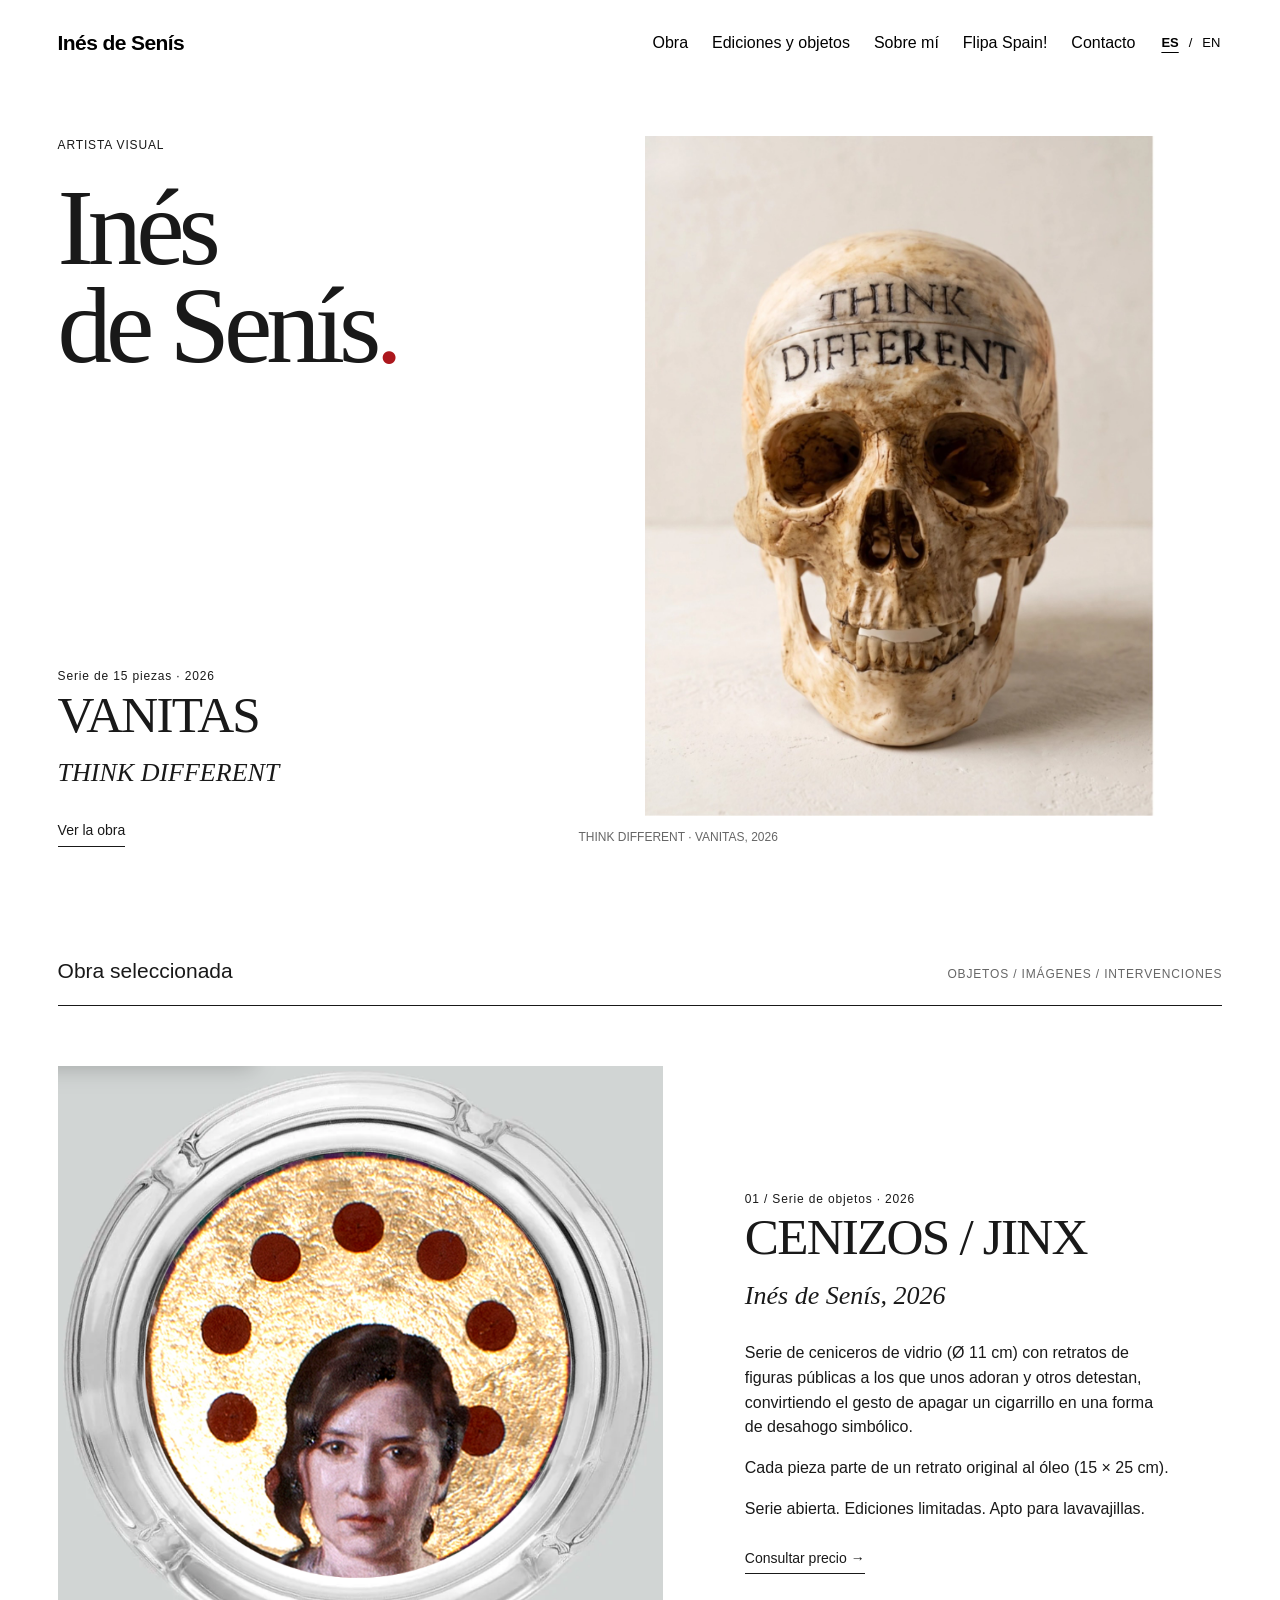
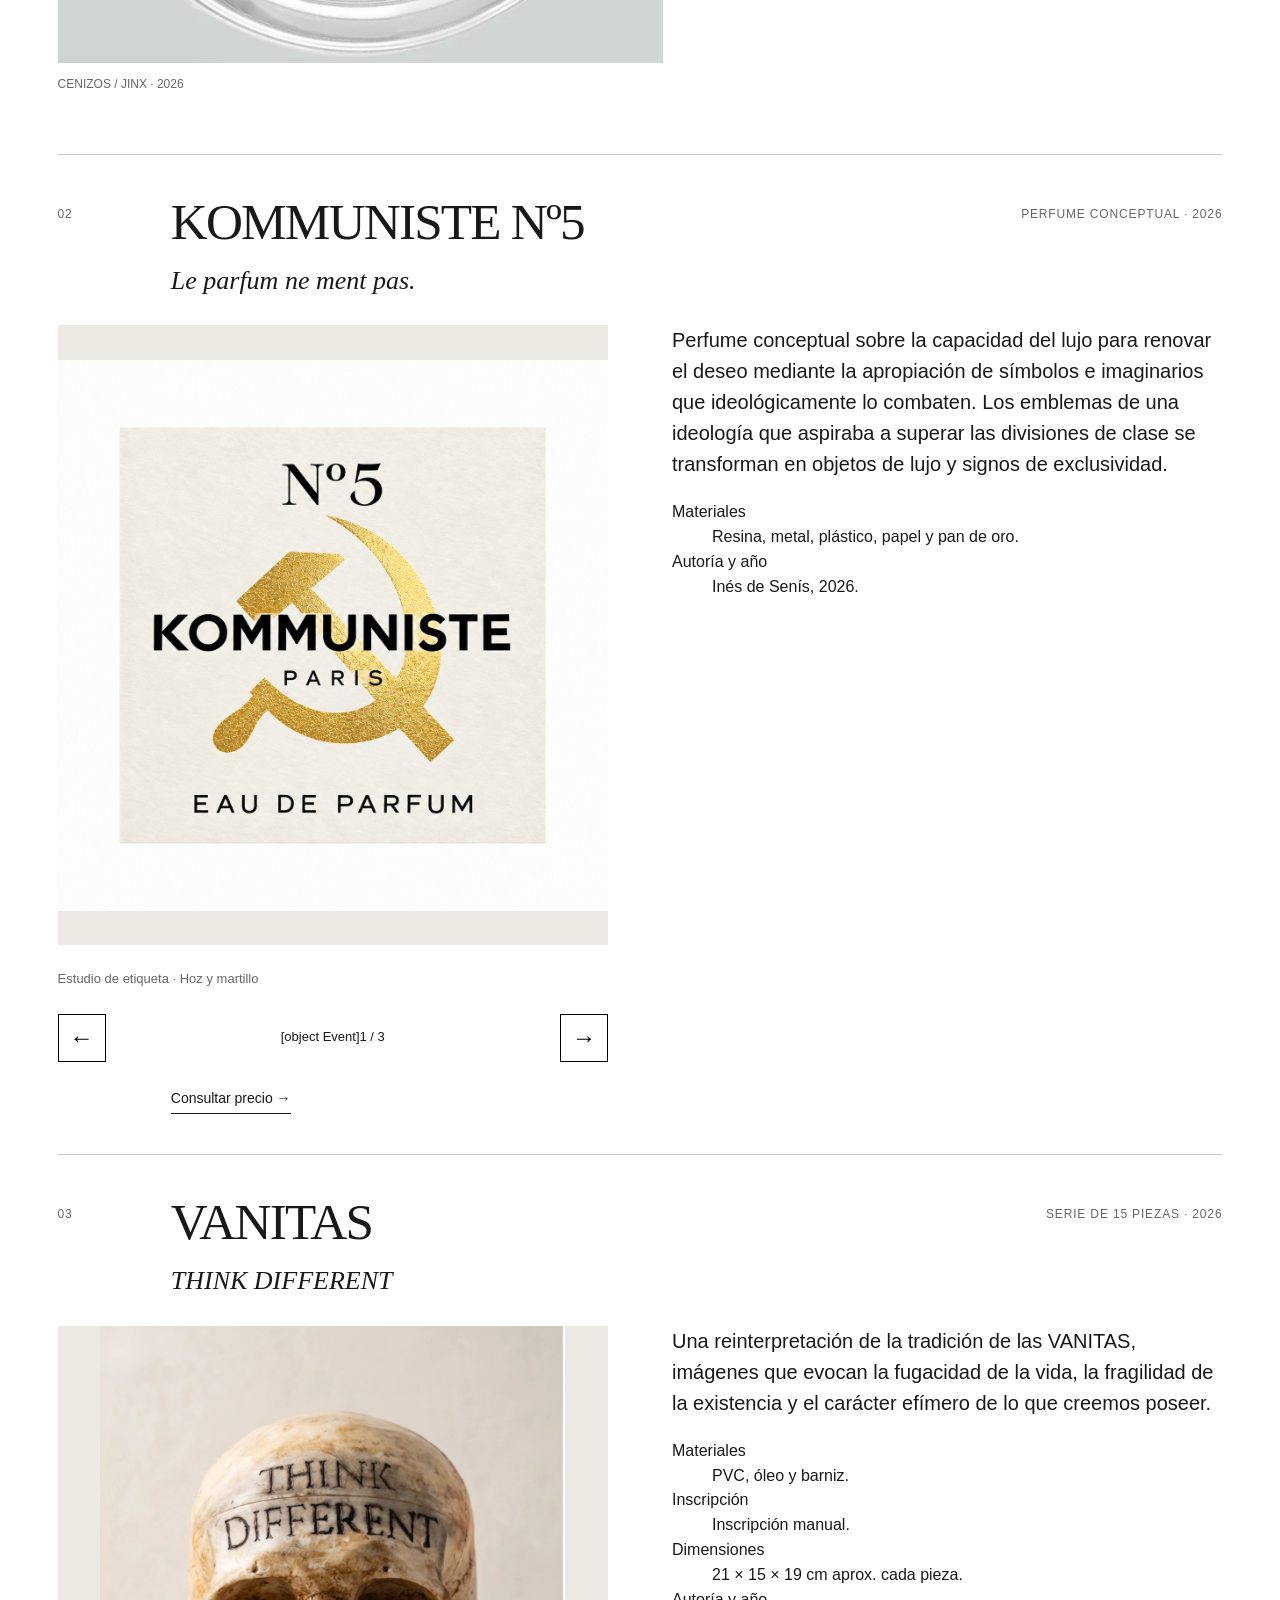
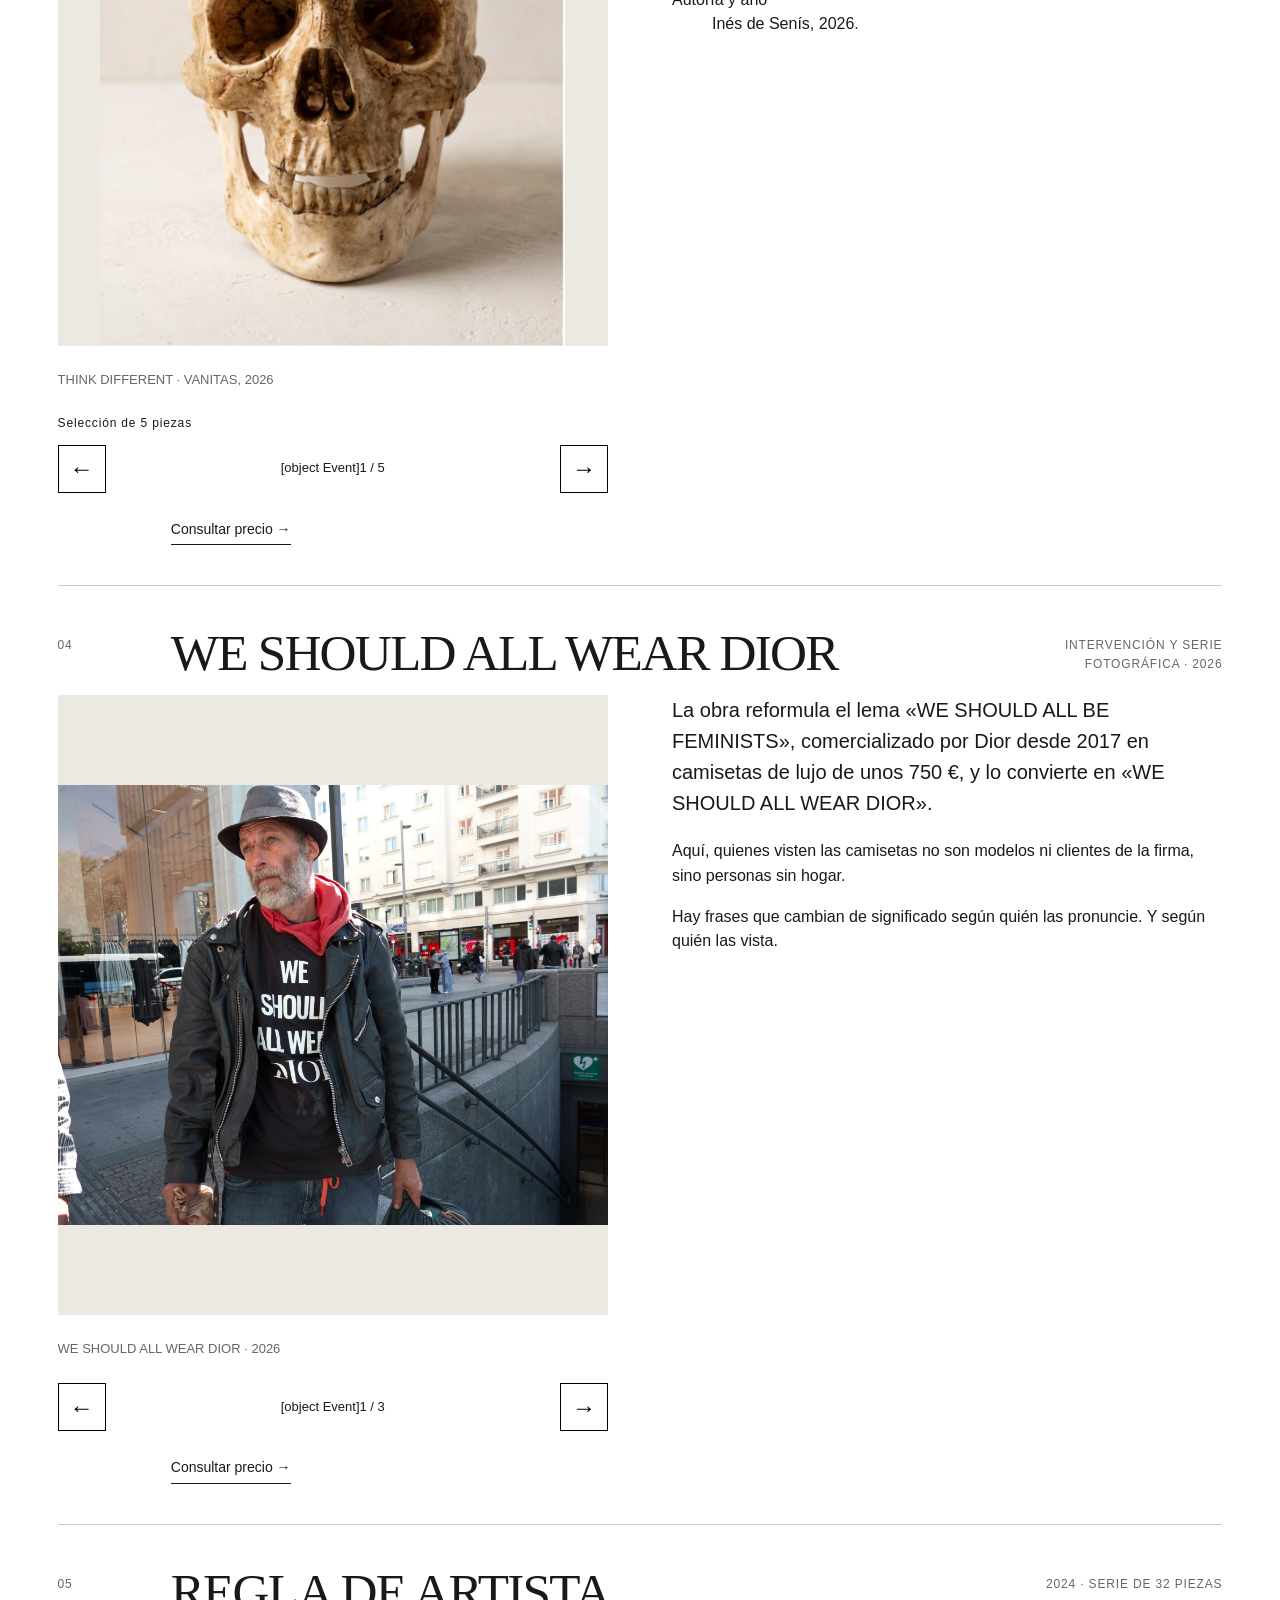
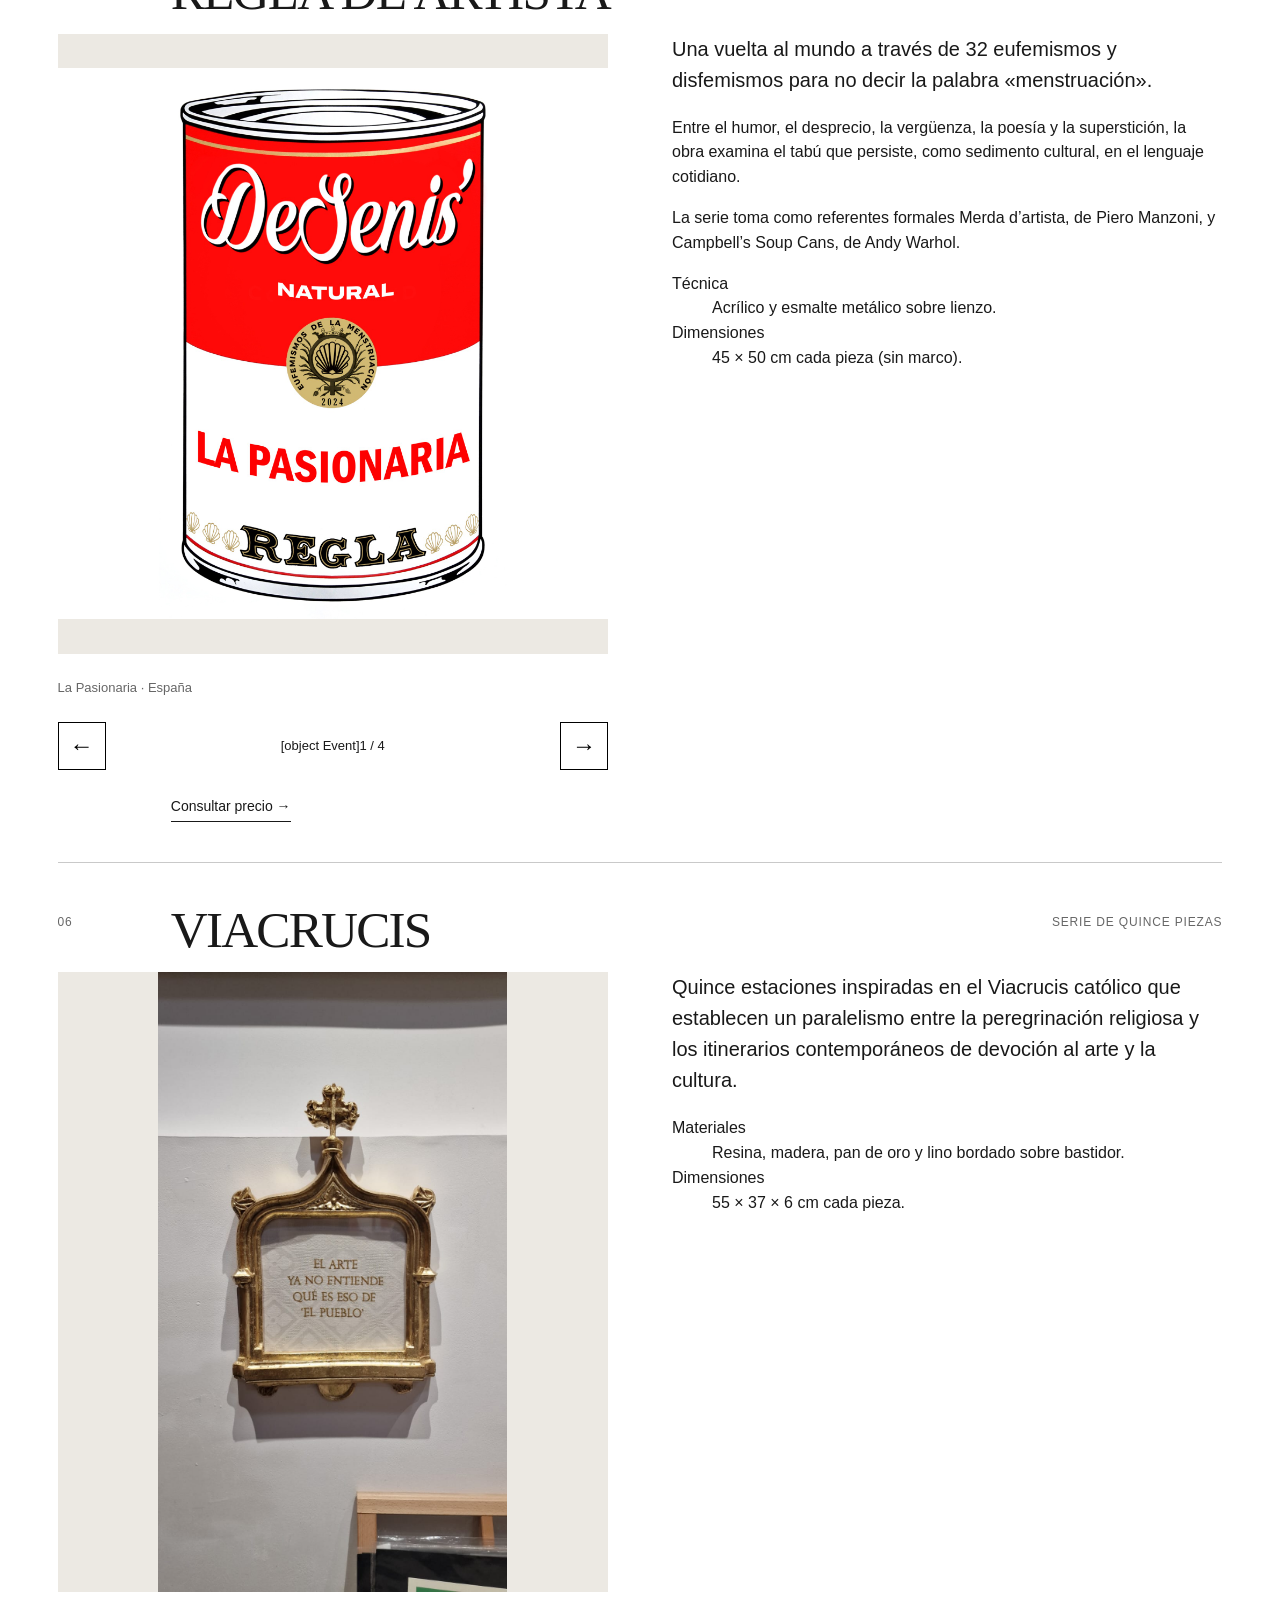
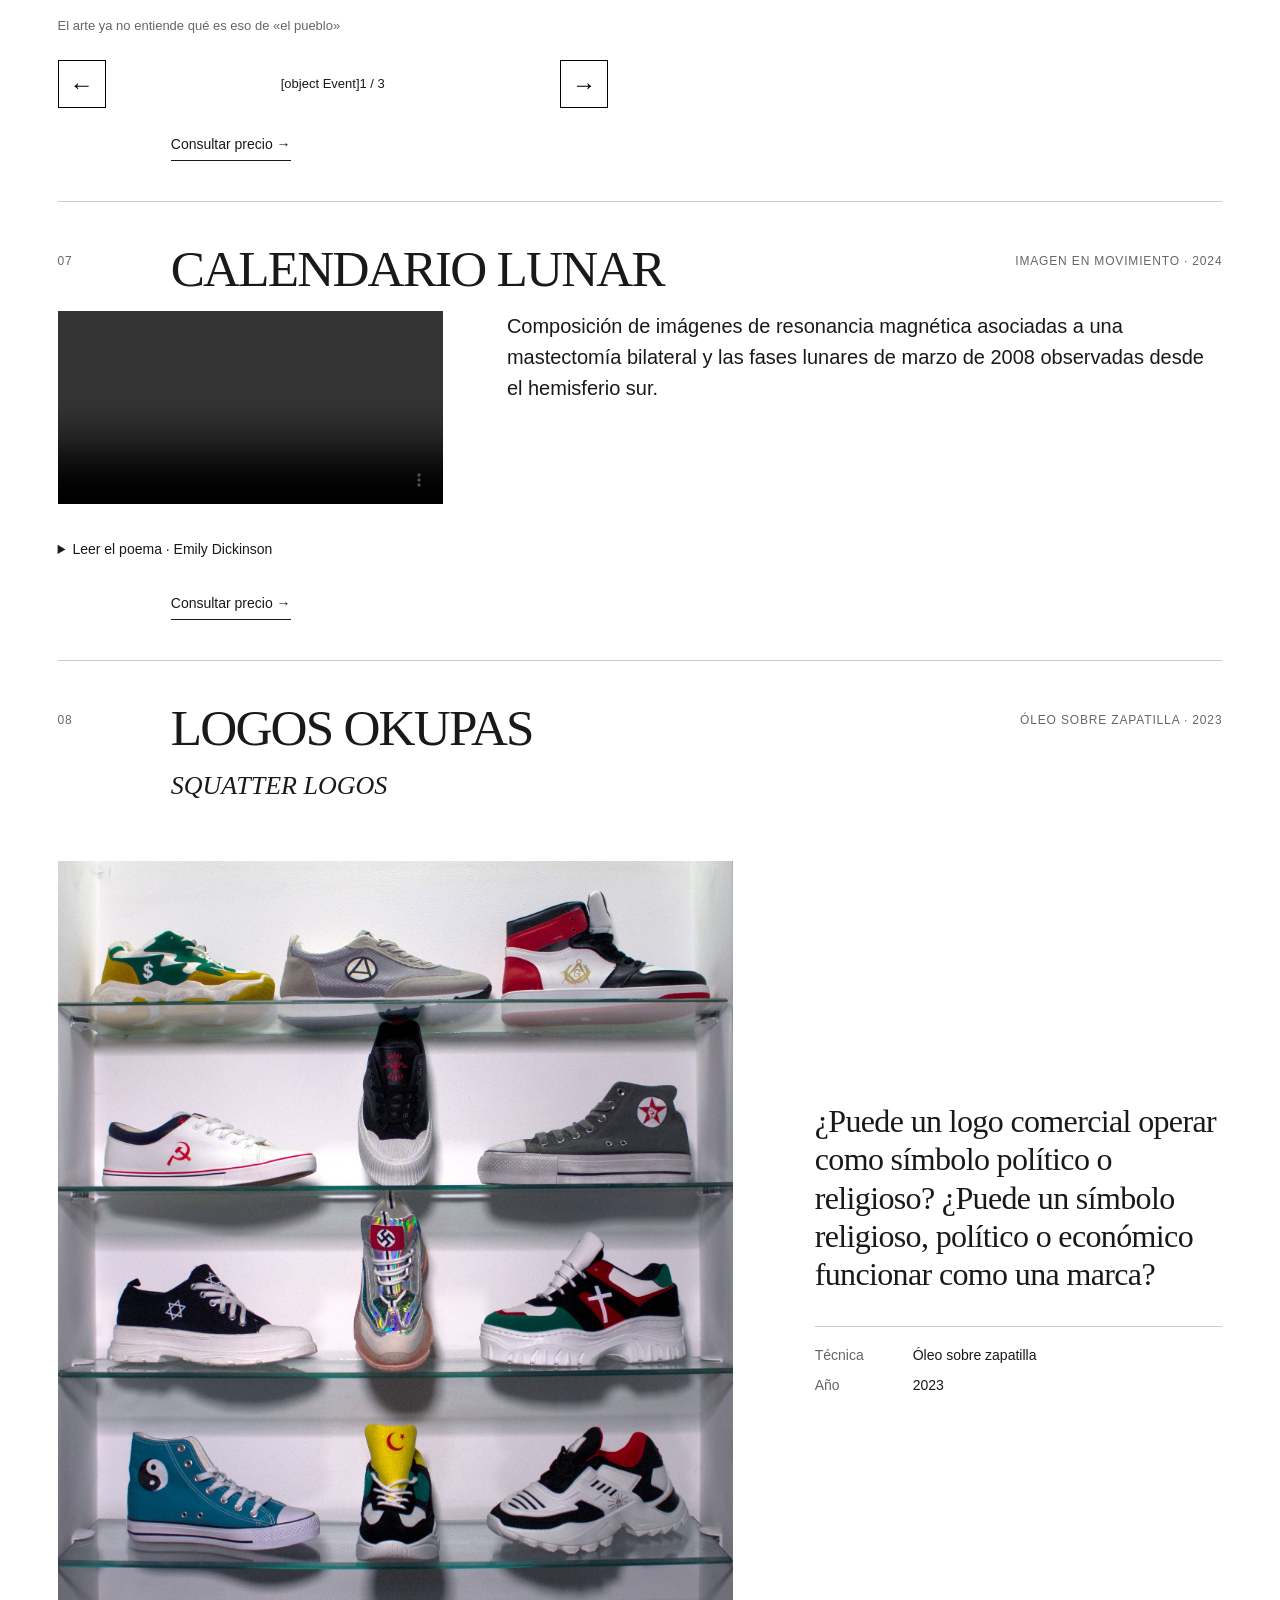
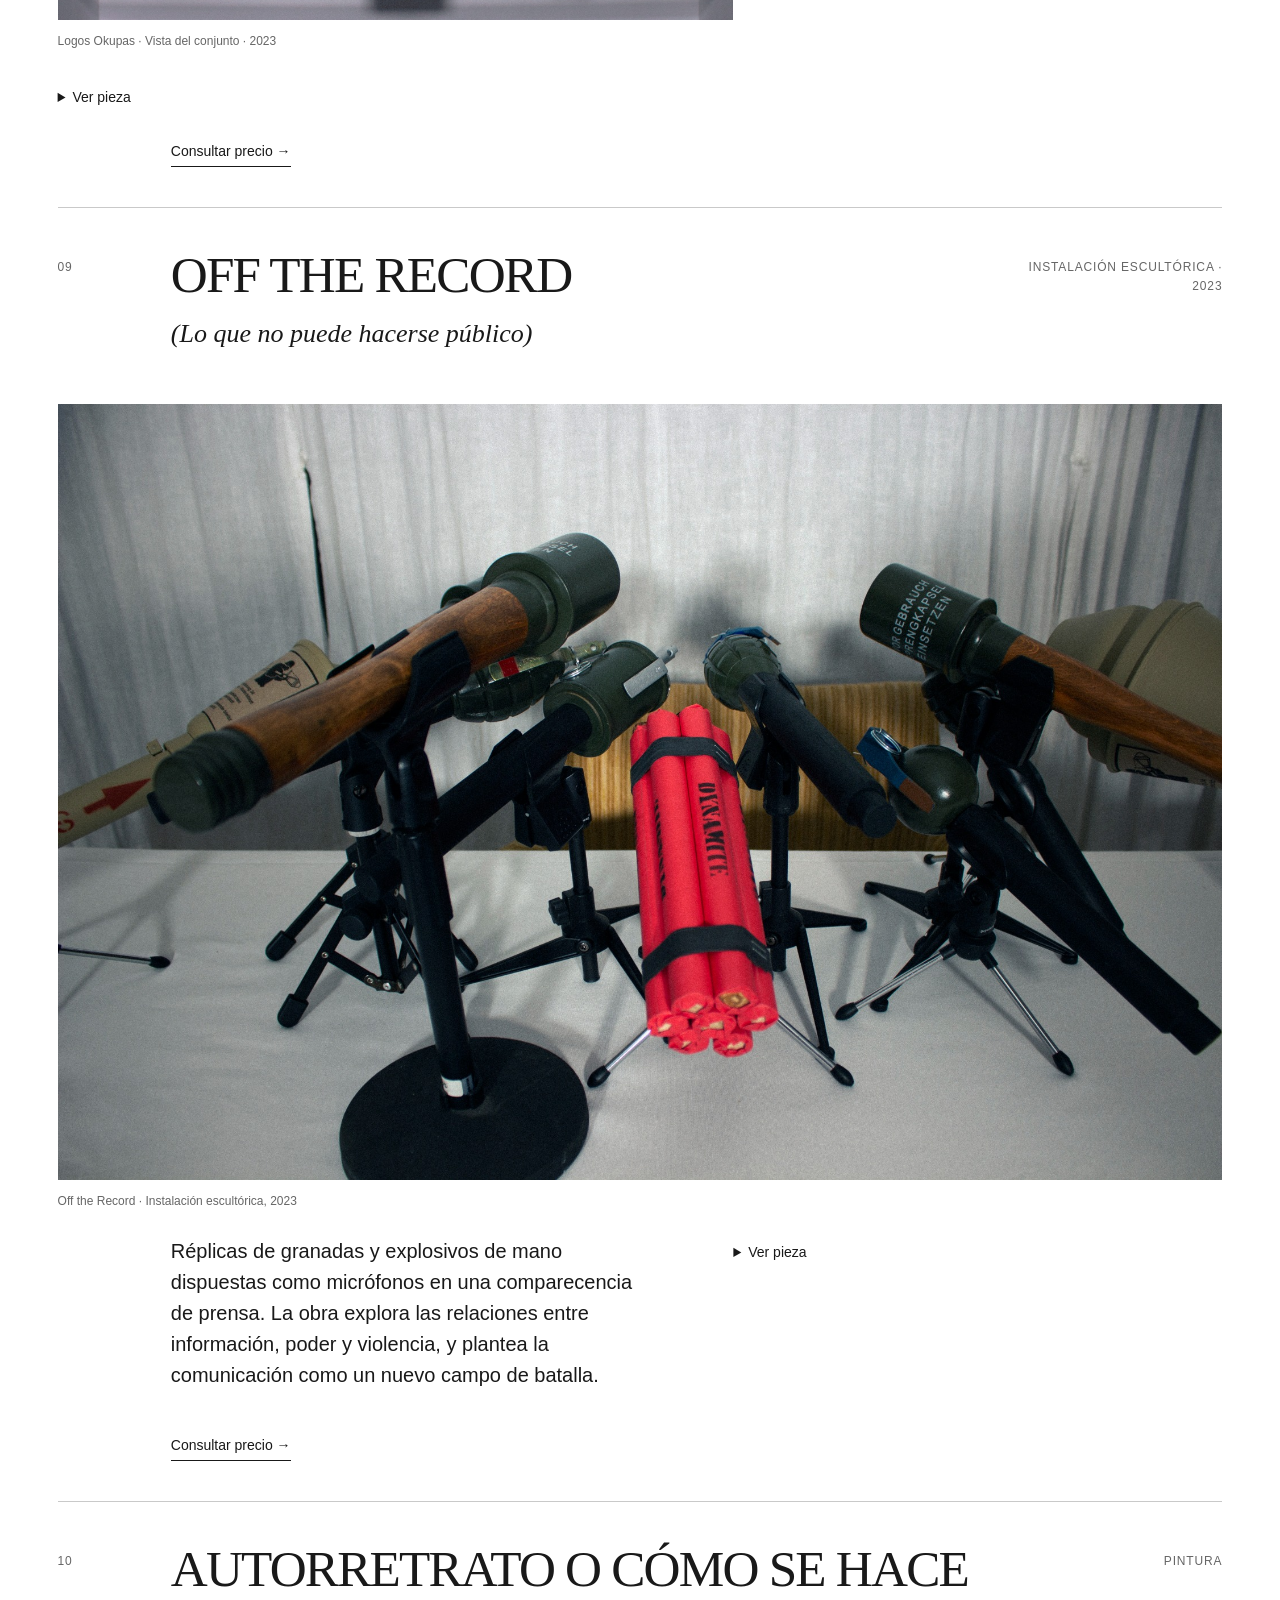
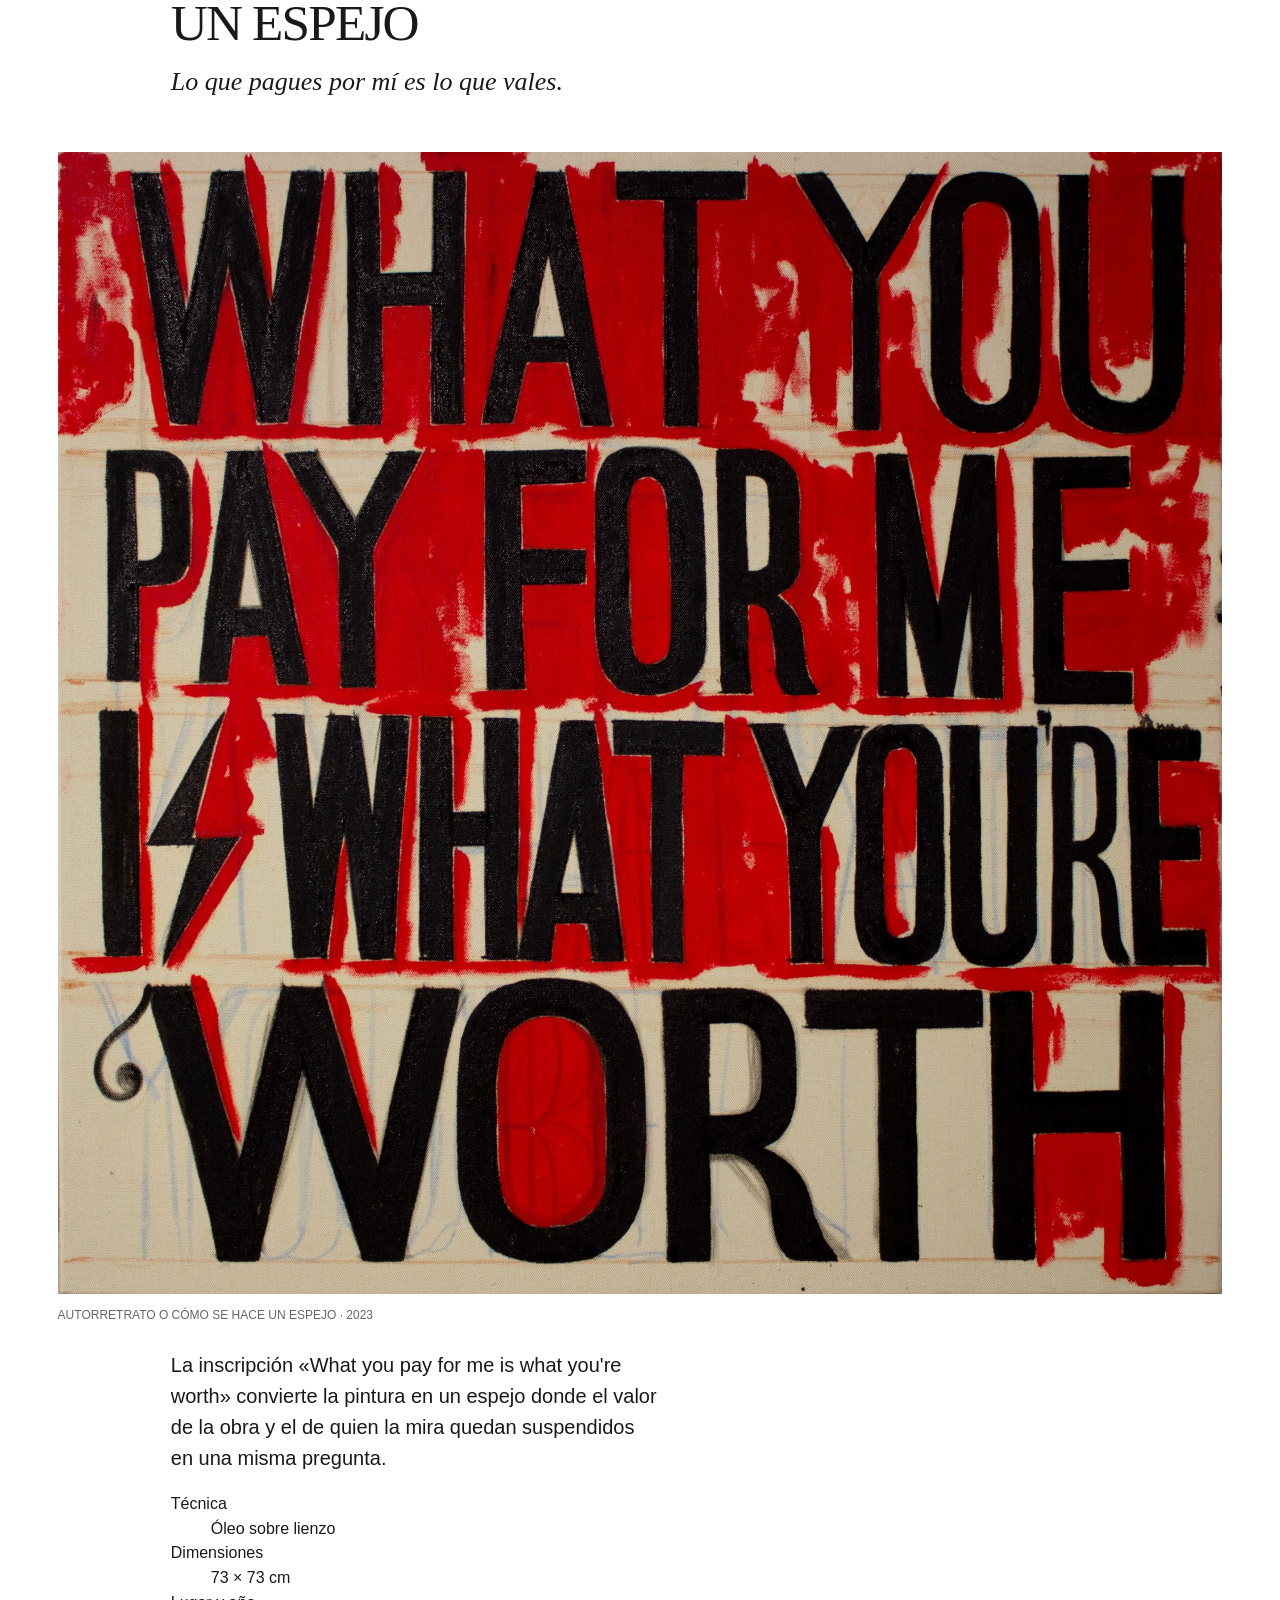
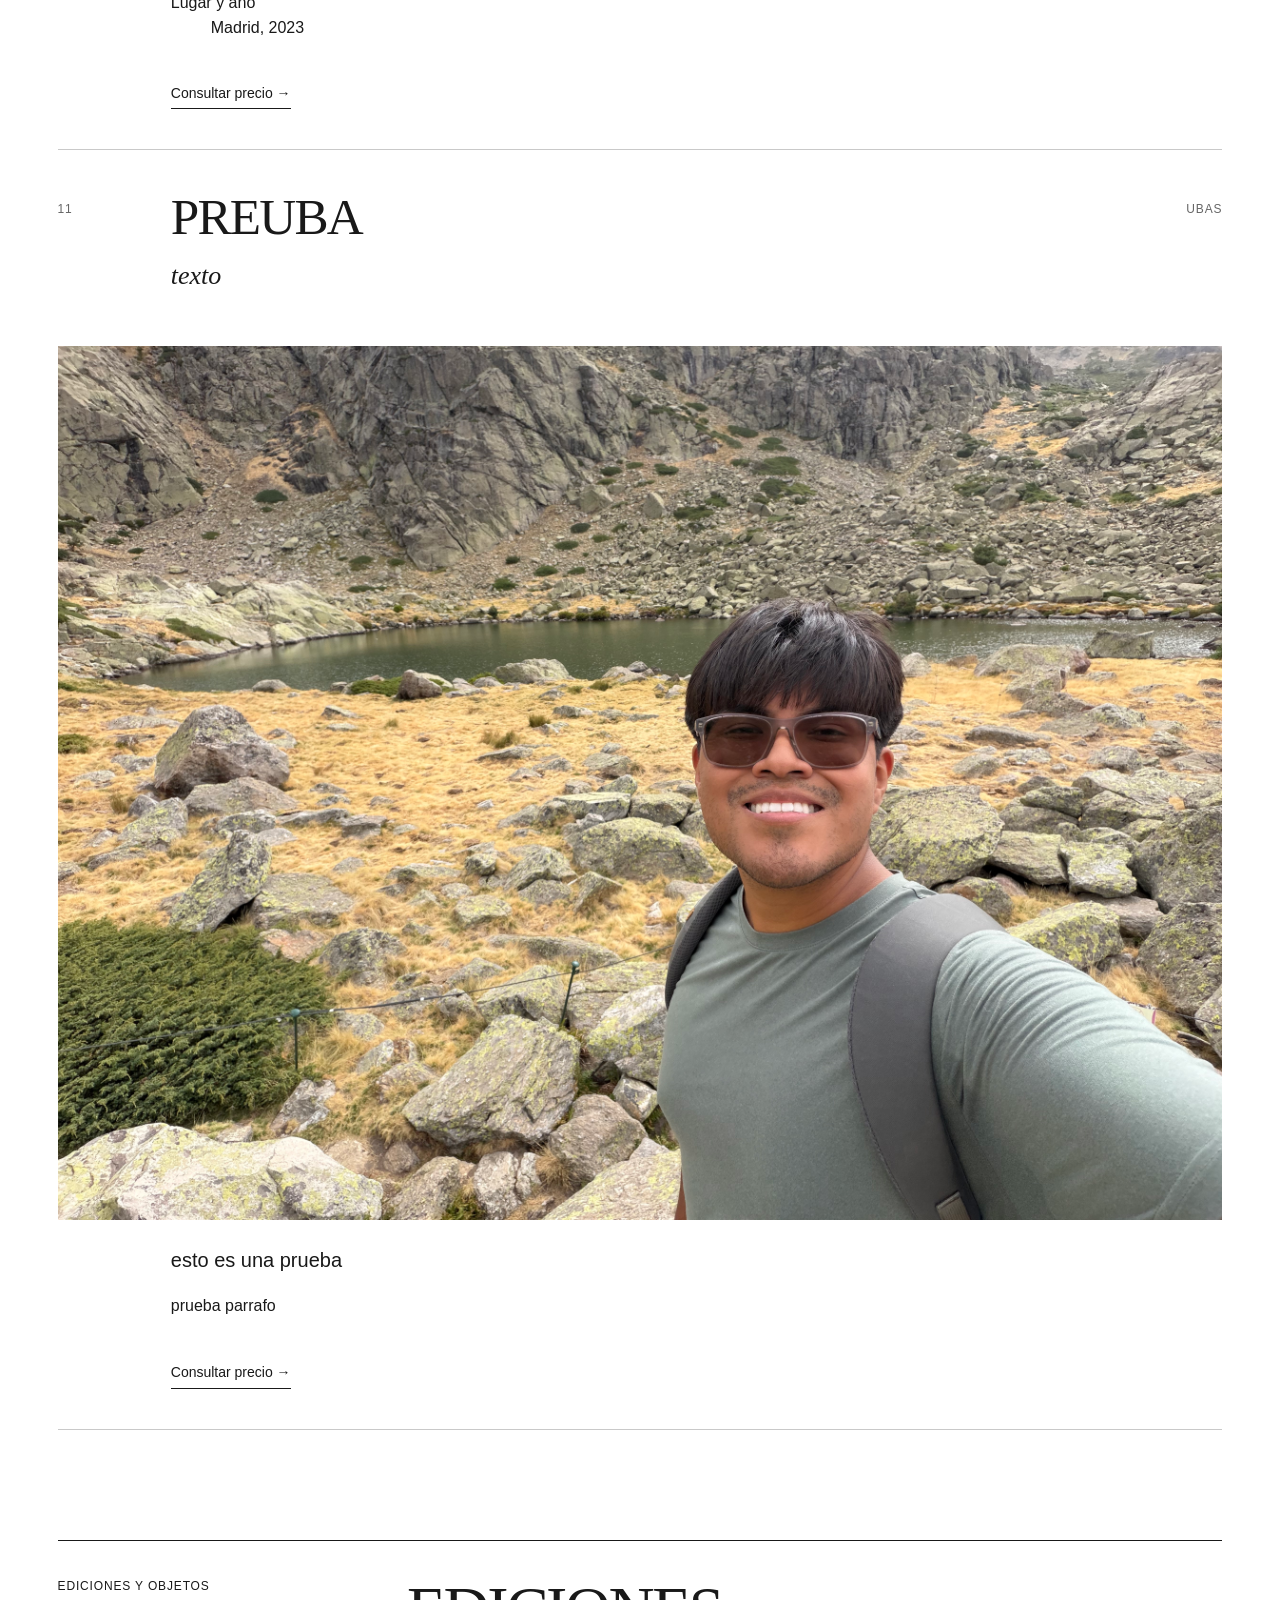
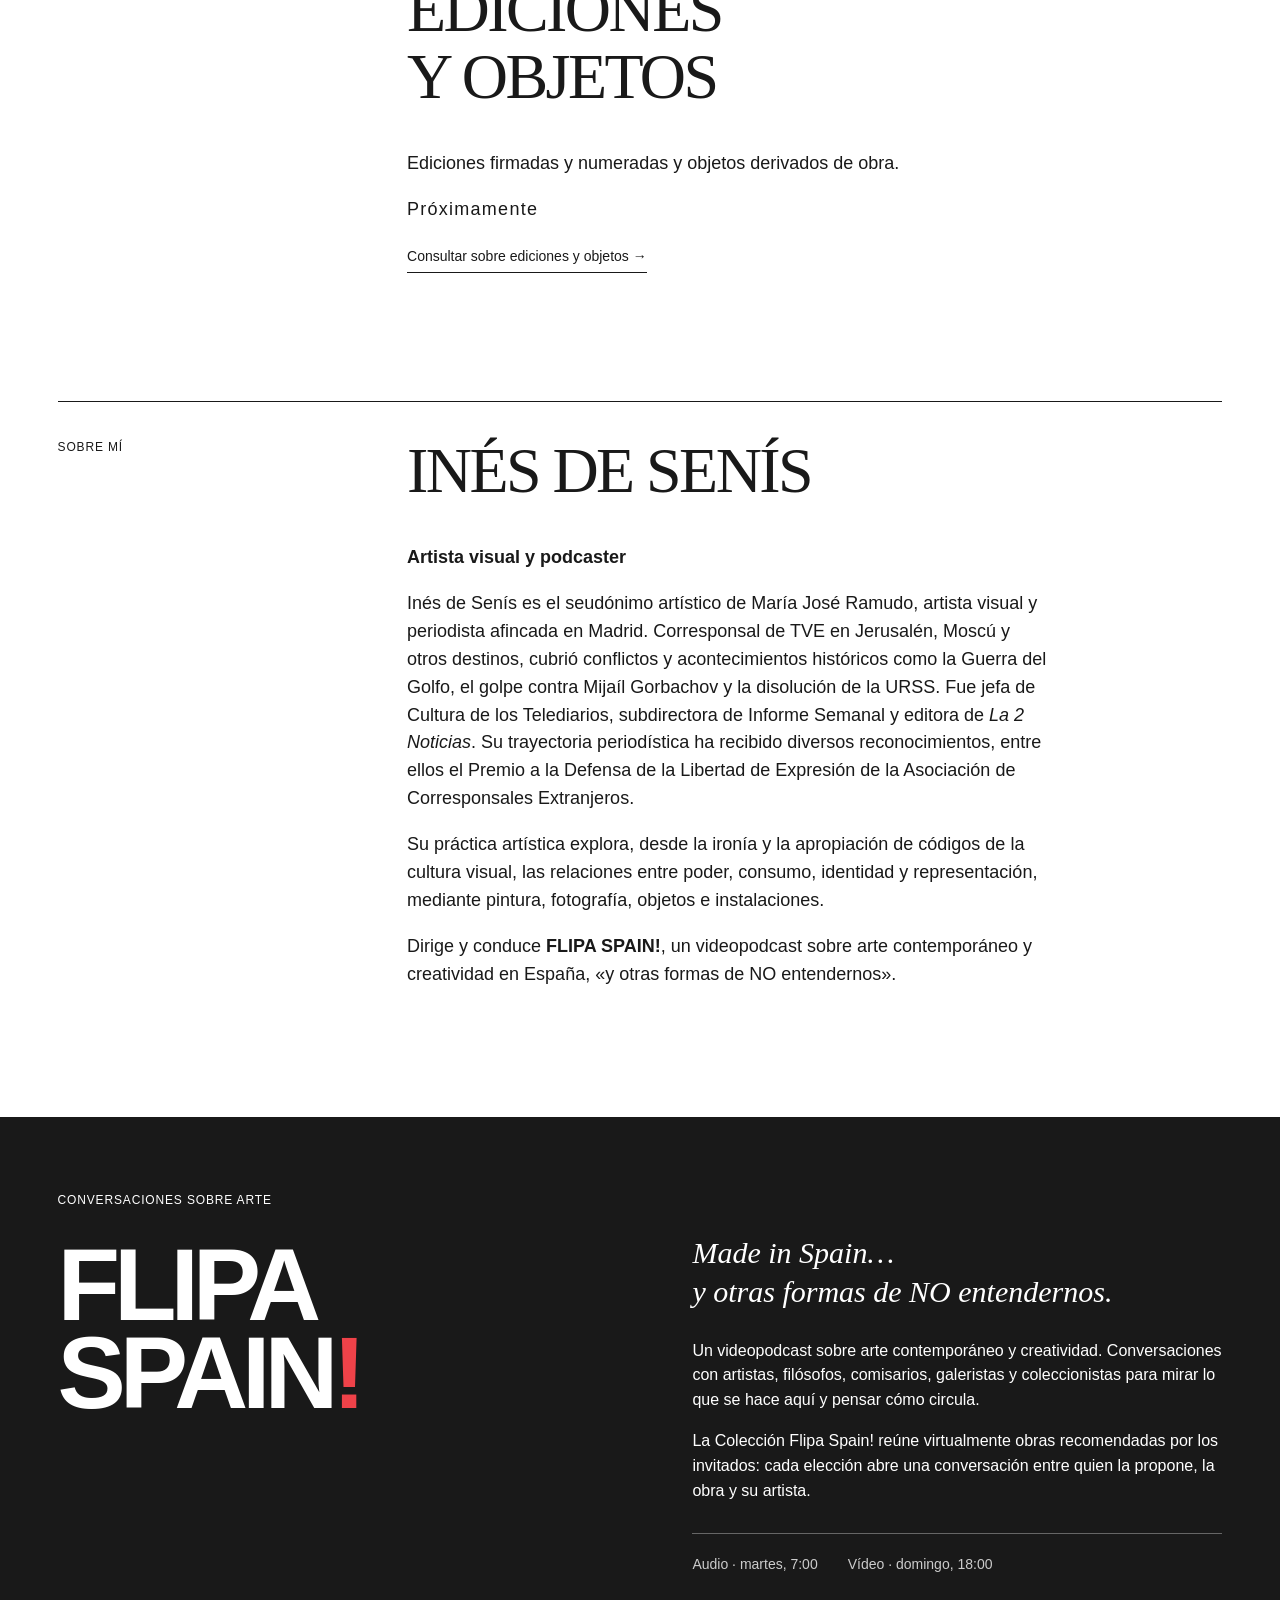
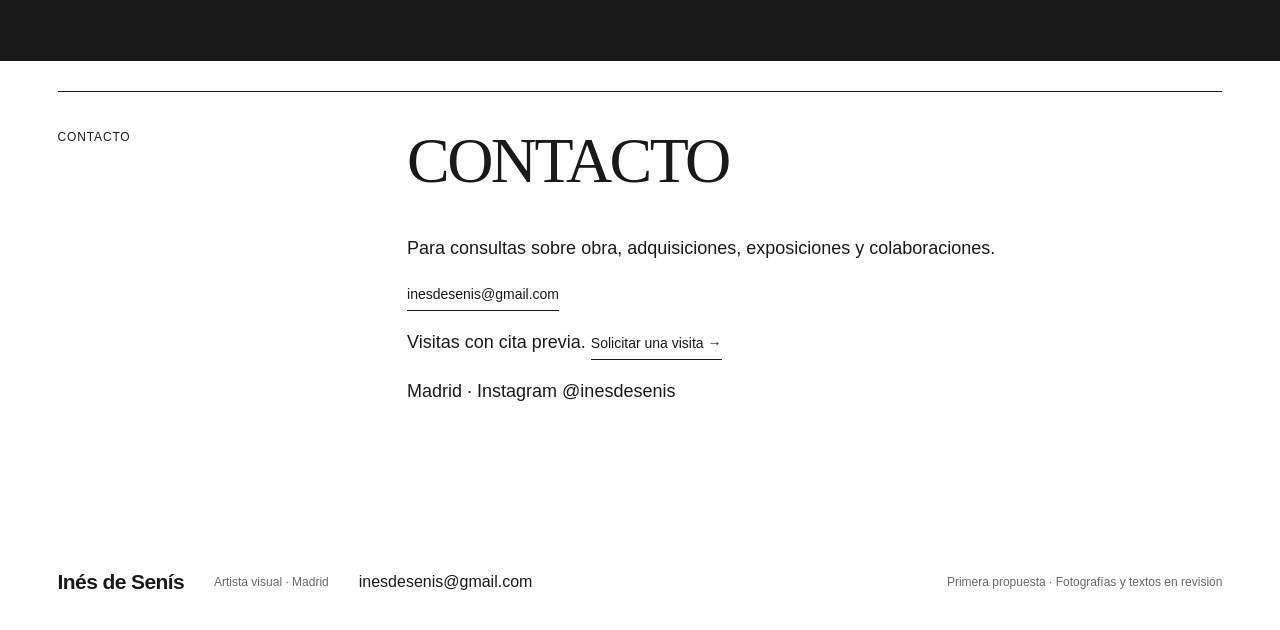
<file: index.html>
<!doctype html>
<html lang="es"><head><meta charset="utf-8"><meta name="viewport" content="width=device-width,initial-scale=1"><title>Inés de Senís · Artista visual</title><meta name="description" content="Obra y proyectos de Inés de Senís, artista visual en Madrid. Objetos, imágenes e intervenciones. Flipa Spain!, conversaciones sobre arte contemporáneo."><link rel="icon" href="favicon.svg"><link rel="stylesheet" href="style.css"><link rel="alternate" hreflang="es" href="index.html"><link rel="alternate" hreflang="en" href="en.html"></head>
<body><a class="skip" href="#obra">Ir a la obra</a><header><a class="brand" href="#">Inés de Senís</a><nav aria-label="Navegación principal"><a href="#obra">Obra</a><a href="#ediciones">Ediciones y objetos</a><a href="#sobre">Sobre mí</a><a href="#flipa">Flipa Spain!</a><a href="#contacto">Contacto</a></nav><div class="language-switch" aria-label="Idioma"><a href="index.html" lang="es" hreflang="es" aria-current="page">ES</a><span aria-hidden="true">/</span><a href="en.html" lang="en" hreflang="en">EN</a></div></header>
<main><section class="hero" aria-labelledby="hero-title"><div class="hero-copy"><p class="eyebrow">Artista visual</p><h1 id="hero-title">Inés<br>de Senís<span class="period">.</span></h1><div class="hero-caption"><span class="index">Serie de objetos · 2026</span><h2>VANITAS</h2><p class="french">THINK DIFFERENT</p><a class="text-link" href="#vanitas">Ver la serie</a></div></div><figure class="hero-art"><img src="assets/vanitas-1.jpg" alt="VANITAS: calavera con la inscripción THINK DIFFERENT" fetchpriority="high"><figcaption>VANITAS · THINK DIFFERENT · PVC, óleo y barniz · 2026</figcaption></figure></section>
<section id="obra" class="works"><div class="section-head"><h2>Obra seleccionada</h2><span>Objetos / imágenes / intervenciones</span></div><article id="cenizos" class="featured"><figure><img src="assets/cenizos-ayuso.png" alt="CENIZOS / JINX: cenicero de vidrio con retrato de Isabel Díaz Ayuso sobre fondo dorado" loading="lazy"><figcaption>CENIZOS / JINX · 2026</figcaption></figure><div><span class="index">01 / Serie de objetos</span><h3>CENIZOS / JINX</h3><p class="french">Inés de Senís, 2026</p><p>Serie de ceniceros de vidrio (Ø 11 cm) con retratos de figuras públicas a los que unos adoran y otros detestan, convirtiendo el gesto de apagar un cigarrillo en una forma de desahogo simbólico.</p><p>Cada pieza parte de un retrato original al óleo (15 × 25 cm).</p><p>Serie abierta. Ediciones limitadas.<br>Apto para lavavajillas.</p><p class="work-inquiry"><a class="text-link" href="mailto:inesdesenis@gmail.com?subject=Consulta%20de%20precio%20%E2%80%94%20CENIZOS%20/%20JINX">Consultar precio →</a></p></div></article><article id="kommuniste" class="artwork"><span id="communiste"></span><div class="artwork-heading"><span class="number">02</span><div><h3>KOMMUNISTE Nº5</h3><p class="french">Le parfum ne ment pas.</p></div><span class="medium">Perfume conceptual · 2026</span></div><div class="viacrucis-layout"><div class="art-carousel" role="region" aria-label="Imágenes de KOMMUNISTE Nº5" aria-roledescription="carrusel"><div class="carousel-track" id="kommuniste-track" tabindex="0"><figure class="carousel-slide" role="group" aria-label="Imagen 1 de 3"><img src="assets/kommuniste-1.png" alt="KOMMUNISTE Nº5 · Estudio de etiqueta · Hoz y martillo" loading="lazy"><figcaption>Estudio de etiqueta · Hoz y martillo</figcaption></figure><figure class="carousel-slide" role="group" aria-label="Imagen 2 de 3"><img src="assets/kommuniste-2.jpg" alt="KOMMUNISTE Nº5 · Boceto del frasco" loading="lazy"><figcaption>Boceto del frasco</figcaption></figure><figure class="carousel-slide" role="group" aria-label="Imagen 3 de 3"><img src="assets/kommuniste-3.png" alt="KOMMUNISTE Nº5 · Estudio del frasco y ubicación de la etiqueta" loading="lazy"><figcaption>Estudio del frasco y ubicación de la etiqueta</figcaption></figure></div><div class="carousel-controls"><button type="button" data-step="-1" aria-controls="kommuniste-track" aria-label="Imagen anterior">←</button><span class="carousel-count" aria-live="polite">1 / 3</span><button type="button" data-step="1" aria-controls="kommuniste-track" aria-label="Imagen siguiente">→</button></div></div><div><p>Perfume conceptual sobre la capacidad del lujo para renovar el deseo mediante la apropiación de símbolos e imaginarios que ideológicamente lo combaten.</p><p>Los emblemas de una ideología que aspiraba a superar las divisiones de clase se transforman en objetos de lujo y signos de exclusividad.</p><dl><dt>Materiales</dt><dd>Resina, metal, plástico, papel y pan de oro.</dd><dt>Autoría y año</dt><dd>Inés de Senís, 2026.</dd></dl></div></div><p class="work-inquiry"><a class="text-link" href="mailto:inesdesenis@gmail.com?subject=Consulta%20de%20precio%20%E2%80%94%20KOMMUNISTE%20N%C2%BA5">Consultar precio →</a></p></article><article id="vanitas" class="artwork"><div class="artwork-heading"><span class="number">03</span><div><h3>VANITAS</h3></div><span class="medium">Serie de 15 piezas · 2026</span></div><div class="viacrucis-layout"><div class="art-carousel" role="region" aria-label="Fotografías de VANITAS" aria-roledescription="carrusel"><div class="carousel-track" id="vanitas-track" tabindex="0"><figure class="carousel-slide" role="group" aria-label="Imagen 1 de 5"><img src="assets/vanitas-1.jpg" alt="VANITAS: calavera con inscripción THINK DIFFERENT" loading="lazy"><figcaption>THINK DIFFERENT · VANITAS, 2026</figcaption></figure><figure class="carousel-slide" role="group" aria-label="Imagen 2 de 5"><img src="assets/vanitas-2.jpg" alt="VANITAS: calavera con inscripción BE YOURSELF" loading="lazy"><figcaption>BE YOURSELF · VANITAS, 2026</figcaption></figure><figure class="carousel-slide" role="group" aria-label="Imagen 3 de 5"><img src="assets/vanitas-3.jpg" alt="VANITAS: calavera con inscripción STAY BOLD" loading="lazy"><figcaption>STAY BOLD · VANITAS, 2026</figcaption></figure><figure class="carousel-slide" role="group" aria-label="Imagen 4 de 5"><img src="assets/vanitas-4.jpg" alt="VANITAS: calavera con inscripción IMPOSSIBLE IS NOTHING" loading="lazy"><figcaption>IMPOSSIBLE IS NOTHING · VANITAS, 2026</figcaption></figure><figure class="carousel-slide" role="group" aria-label="Imagen 5 de 5"><img src="assets/vanitas-5.jpg" alt="VANITAS: calavera con inscripción JUST DO IT" loading="lazy"><figcaption>JUST DO IT · VANITAS, 2026</figcaption></figure></div><p class="index">Selección de cinco piezas de la serie</p><div class="carousel-controls"><button type="button" data-step="-1" aria-controls="vanitas-track" aria-label="Fotografía anterior">←</button><span class="carousel-count" aria-live="polite">1 / 5</span><button type="button" data-step="1" aria-controls="vanitas-track" aria-label="Fotografía siguiente">→</button></div></div><div><p class="lede">Una reinterpretación de la tradición de las VANITAS, imágenes que evocan la fugacidad de la vida, la fragilidad de la existencia y el carácter efímero de lo que creemos poseer.</p><dl><dt>Materiales</dt><dd>PVC, óleo y barniz.</dd><dt>Inscripción</dt><dd>Inscripción manual.</dd><dt>Dimensiones</dt><dd>21 × 15 × 19 cm aprox. cada pieza.</dd><dt>Autoría y año</dt><dd>Inés de Senís, 2026.</dd></dl></div></div><p class="work-inquiry"><a class="text-link" href="mailto:inesdesenis@gmail.com?subject=Consulta%20de%20precio%20%E2%80%94%20VANITAS">Consultar precio →</a></p></article><article id="we-should-all-wear-dior" class="artwork"><div class="artwork-heading"><span class="number">04</span><div><h3>WE SHOULD ALL<br class="desktop"> WEAR DIOR</h3></div><span class="medium">Intervención y serie fotográfica 2026.</span></div><div class="viacrucis-layout"><div class="art-carousel" role="region" aria-label="Fotografías de WE SHOULD ALL WEAR DIOR" aria-roledescription="carrusel"><div class="carousel-track" id="dior-track" tabindex="0"><figure class="carousel-slide" role="group" aria-label="Imagen 1 de 3"><img src="assets/dior-1.jpg" alt="Hombre con sombrero y chaqueta negra que viste la camiseta WE SHOULD ALL WEAR DIOR en la calle" loading="lazy"><figcaption>WE SHOULD ALL WEAR DIOR · 2026</figcaption></figure><figure class="carousel-slide" role="group" aria-label="Imagen 2 de 3"><img src="assets/dior-2.jpg" alt="Hombre con sudadera roja que viste la camiseta WE SHOULD ALL WEAR DIOR junto a un escaparate" loading="lazy"><figcaption>WE SHOULD ALL WEAR DIOR · 2026</figcaption></figure><figure class="carousel-slide" role="group" aria-label="Imagen 3 de 3"><img src="assets/dior-3.jpg" alt="Camiseta negra con la inscripción WE SHOULD ALL WEAR DIOR" loading="lazy"><figcaption>WE SHOULD ALL WEAR DIOR · 2026</figcaption></figure></div><div class="carousel-controls"><button type="button" data-step="-1" aria-controls="dior-track" aria-label="Fotografía anterior">←</button><span class="carousel-count" aria-live="polite">1 / 3</span><button type="button" data-step="1" aria-controls="dior-track" aria-label="Fotografía siguiente">→</button></div></div><div><p>La obra reformula el lema «WE SHOULD ALL BE FEMINISTS», comercializado por Dior desde 2017 en camisetas de lujo de unos 750 €, y lo convierte en «WE SHOULD ALL WEAR DIOR».</p><p>Aquí, quienes visten las camisetas no son modelos ni clientes de la firma, sino personas sin hogar.</p><p>Hay frases que cambian de significado según quién las pronuncie. Y según quién las vista.</p></div></div><p class="work-inquiry"><a class="text-link" href="mailto:inesdesenis@gmail.com?subject=Consulta%20de%20precio%20%E2%80%94%20WE%20SHOULD%20ALL%20WEAR%20DIOR">Consultar precio →</a></p></article><article id="regla-de-artista" class="artwork"><div class="artwork-heading"><span class="number">05</span><div><h3>REGLA DE ARTISTA</h3></div><span class="medium">2024 · Serie de 32 piezas</span></div><div class="viacrucis-layout"><div class="art-carousel" role="region" aria-label="Fotografías de Regla de Artista" aria-roledescription="carrusel"><div class="carousel-track" id="regla-track" tabindex="0"><figure class="carousel-slide" role="group" aria-label="Imagen 1 de 4"><img src="assets/regla-1.jpg" alt="Regla de Artista · La Pasionaria · España" loading="lazy"><figcaption>La Pasionaria · España</figcaption></figure><figure class="carousel-slide" role="group" aria-label="Imagen 2 de 4"><img src="assets/regla-2.jpg" alt="Regla de Artista · Shark Week · Estados Unidos" loading="lazy"><figcaption>Shark Week · Estados Unidos</figcaption></figure><figure class="carousel-slide" role="group" aria-label="Imagen 3 de 4"><img src="assets/regla-3.jpg" alt="Regla de Artista · China" loading="lazy"><figcaption>China</figcaption></figure><figure class="carousel-slide" role="group" aria-label="Imagen 4 de 4"><img src="assets/regla-4.jpg" alt="Regla de Artista · Vista del conjunto · 32 piezas" loading="lazy"><figcaption>Vista del conjunto · 32 piezas</figcaption></figure></div><div class="carousel-controls"><button type="button" data-step="-1" aria-controls="regla-track" aria-label="Fotografía anterior">←</button><span class="carousel-count" aria-live="polite">1 / 4</span><button type="button" data-step="1" aria-controls="regla-track" aria-label="Fotografía siguiente">→</button></div></div><div><dl><dt>Técnica</dt><dd>Acrílico y esmalte metálico sobre lienzo.</dd><dt>Dimensiones</dt><dd>45 × 50 cm cada pieza (sin marco).</dd></dl><p class="lede">Una vuelta al mundo a través de 32 eufemismos y disfemismos para no decir la palabra "menstruación".</p><p>Entre el humor, el desprecio, la vergüenza, la poesía y la superstición, la obra examina el tabú que persiste, como sedimento cultural, en el lenguaje cotidiano.</p><p>La serie toma como referentes formales <em>Merda d’artista</em>, de Piero Manzoni, y <em>Campbell’s Soup Cans</em>, de Andy Warhol.</p></div></div><p class="work-inquiry"><a class="text-link" href="mailto:inesdesenis@gmail.com?subject=Consulta%20de%20precio%20%E2%80%94%20REGLA%20DE%20ARTISTA">Consultar precio →</a></p></article><article id="viacrucis" class="artwork"><div class="artwork-heading"><span class="number">06</span><div><h3>VIACRUCIS</h3></div><span class="medium">Serie de quince piezas</span></div><div class="viacrucis-layout"><div class="art-carousel" role="region" aria-label="Fotografías de VIACRUCIS" aria-roledescription="carrusel"><div class="carousel-track" id="viacrucis-track" tabindex="0"><figure class="carousel-slide" role="group" aria-label="Imagen 1 de 3"><img src="assets/viacrucis-1.jpg" alt="VIACRUCIS: marco dorado coronado por una cruz y lino bordado con la inscripción El arte ya no entiende qué es eso de «el pueblo»" loading="lazy"><figcaption>El arte ya no entiende qué es eso de «el pueblo»</figcaption></figure><figure class="carousel-slide" role="group" aria-label="Imagen 2 de 3"><img src="assets/viacrucis-2.jpg" alt="VIACRUCIS: marco dorado coronado por una cruz y lino bordado con la inscripción El arte también quiere estar del lado del bien" loading="lazy"><figcaption>El arte también quiere estar del lado del bien</figcaption></figure><figure class="carousel-slide" role="group" aria-label="Imagen 3 de 3"><img src="assets/viacrucis-3.jpg" alt="VIACRUCIS: marco dorado coronado por una cruz y lino bordado con la inscripción Azotaría a la cultura hasta hacerla sangrar" loading="lazy"><figcaption>Azotaría a la cultura hasta hacerla sangrar</figcaption></figure></div><p class="index">Selección de tres piezas de la serie</p><div class="carousel-controls"><button type="button" data-step="-1" aria-controls="viacrucis-track" aria-label="Fotografía anterior">←</button><span class="carousel-count" aria-live="polite">1 / 3</span><button type="button" data-step="1" aria-controls="viacrucis-track" aria-label="Fotografía siguiente">→</button></div></div><div><p class="lede">Quince estaciones inspiradas en el Viacrucis católico que establecen un paralelismo entre la peregrinación religiosa y los itinerarios contemporáneos de devoción al arte y la cultura.</p><dl><dt>Materiales</dt><dd>Resina, madera, pan de oro y lino bordado sobre bastidor.</dd><dt>Dimensiones</dt><dd>55 × 37 × 6 cm cada pieza.</dd></dl></div></div><p class="work-inquiry"><a class="text-link" href="mailto:inesdesenis@gmail.com?subject=Consulta%20de%20precio%20%E2%80%94%20VIACRUCIS">Consultar precio →</a></p></article><article id="calendario-lunar" class="artwork"><div class="artwork-heading"><span class="number">07</span><div><h3>CALENDARIO LUNAR</h3></div><span class="medium">Imagen en movimiento · 2024</span></div><div class="lunar-layout"><figure><video controls playsinline preload="metadata" poster="assets/calendario-lunar.jpg" aria-label="Calendario lunar: secuencia de fases lunares y resonancias magnéticas"><source src="assets/calendario-lunar.mp4" type="video/mp4">Tu navegador no permite reproducir este vídeo.</video><figcaption>Calendario lunar · 2024 · Reel · 27 s</figcaption></figure><div><p class="lede">Composición de imágenes de resonancia magnética asociadas a una mastectomía bilateral y las fases lunares de marzo de 2008 observadas desde el hemisferio sur.</p><details class="lunar-poem"><summary>Leer el poema · Emily Dickinson</summary><p>Emily Dickinson · Poema 429</p><div class="poem-columns"><div lang="es"><p class="eyebrow">Español</p><p class="verse">La Luna está lejos del Mar —
Y sin embargo, sus Manos de Ámbar —
Lo llevan —dócil como a un Niño —
Por las Arenas designadas —

El Mar no se aparta nunca ni un Grado —
Obediente a Su Ojo
Se aproxima lo justo —a la Ciudad —
Y se aleja lo justo —

Tuya es, Señor, esa Mano de Ámbar —
Y mío —el Mar distante —
Obediente a la orden más mínima
Tu ojo puesto sobre mí —</p></div><div lang="en"><p class="eyebrow">English</p><p class="verse">The Moon is distant from the Sea —
And yet, with Amber Hands —
She leads Him —docile as a Boy —
Along appointed Sands —

He never misses a Degree —
Obedient to Her Eye
He comes just so far —toward the Town —
Just so far —goes away —

Oh, Signor, Thine, the Amber Hand —
And mine —the distant Sea —
Obedient to the least command
Thine eye impose on me —</p></div></div></details></div></div><p class="work-inquiry"><a class="text-link" href="mailto:inesdesenis@gmail.com?subject=Consulta%20de%20precio%20%E2%80%94%20CALENDARIO%20LUNAR">Consultar precio →</a></p></article><article id="logos-okupas" class="artwork"><div class="artwork-heading"><span class="number">08</span><div><h3>LOGOS OKUPAS<span class="alternate-title" lang="en">SQUATTER LOGOS</span></h3></div><span class="medium">Óleo sobre zapatilla · 2023</span></div><div class="logos-overview"><figure><img src="assets/logos-conjunto.jpg" alt="Logos Okupas: conjunto de zapatillas intervenidas con símbolos políticos, religiosos y económicos, sobre cuatro estantes de vidrio" loading="lazy"><figcaption>Logos Okupas / Squatter Logos · Vista del conjunto · 2023</figcaption></figure><div class="logos-questions"><p>¿Puede un logo comercial operar como símbolo político o religioso?</p><p>¿Puede un símbolo religioso, político o económico funcionar como una marca?</p><dl><dt>Técnica</dt><dd>Óleo sobre zapatilla</dd><dt>Año</dt><dd>2023</dd></dl></div></div><details class="logos-details"><summary>Ver piezas</summary><div class="logos-gallery"><figure><img src="assets/logos-cruz.jpg" alt="Zapatilla intervenida con cruces cristianas blancas y negras" loading="lazy"><figcaption>Cruz cristiana</figcaption></figure><figure><img src="assets/logos-esvastica.jpg" alt="Zapatilla iridiscente intervenida con una esvástica en la lengüeta, perteneciente a la serie Logos Okupas" loading="lazy"><figcaption>Esvástica</figcaption></figure><figure><img src="assets/logos-hoz-martillo.jpg" alt="Zapatilla blanca intervenida con la hoz y el martillo en rojo" loading="lazy"><figcaption>Hoz y martillo</figcaption></figure></div></details><p class="work-inquiry"><a class="text-link" href="mailto:inesdesenis@gmail.com?subject=Consulta%20de%20precio%20%E2%80%94%20LOGOS%20OKUPAS%20SQUATTER%20LOGOS">Consultar precio →</a></p></article><article id="off-the-record" class="artwork"><div class="artwork-heading"><span class="number">09</span><div><h3>OFF THE RECORD</h3><p class="lede">(Lo que no puede hacerse público)</p></div><span class="medium">Instalación escultórica · 2023</span></div><figure class="artwork-image"><img src="assets/off-the-record.jpg" alt="Off the Record: réplicas de granadas y explosivos colocadas en soportes de micrófono ante una silla de comparecencia" loading="lazy"><figcaption>Off the Record · Instalación escultórica, 2023</figcaption></figure><div class="artwork-info"><div><p>Réplicas de granadas y explosivos de mano dispuestas como micrófonos en una comparecencia de prensa. La obra explora las relaciones entre información, poder y violencia, y plantea la comunicación como un nuevo campo de batalla.</p></div><details><summary>Ver detalle</summary><figure><img src="assets/off-the-record-detail.jpg" alt="Detalle de las réplicas de explosivos sobre soportes de micrófono en Off the Record" loading="lazy"><figcaption>Off the Record · Detalle</figcaption></figure></details></div><p class="work-inquiry"><a class="text-link" href="mailto:inesdesenis@gmail.com?subject=Consulta%20de%20precio%20%E2%80%94%20OFF%20THE%20RECORD">Consultar precio →</a></p></article><article id="autorretrato" class="project"><div class="number">10</div><div class="project-main"><figure class="study"><img src="assets/autorretrato.jpg" alt="Autorretrato o cómo se hace un espejo" loading="lazy"></figure><h3>AUTORRETRATO O CÓMO<br class="desktop"> SE HACE UN ESPEJO</h3><p class="lede">Lo que pagues por mí es lo que vales.</p><details open><summary>Ficha y texto</summary><div class="detail-copy"><p>La inscripción <span lang="en">«What you pay for me is what you're worth»</span> convierte la pintura en un espejo donde el valor de la obra y el de quien la mira quedan suspendidos en una misma pregunta.</p><dl><dt>Técnica</dt><dd>Óleo sobre lienzo</dd><dt>Dimensiones</dt><dd>73 × 73 cm</dd><dt>Lugar y año</dt><dd>Madrid, 2023</dd></dl></div></details><p class="work-inquiry"><a class="text-link" href="mailto:inesdesenis@gmail.com?subject=Consulta%20de%20precio%20%E2%80%94%20AUTORRETRATO%20O%20C%C3%93MO%20SE%20HACE%20UN%20ESPEJO">Consultar precio →</a></p></div><span class="medium">Pintura</span></article></section>
<section id="ediciones" class="about"><p class="eyebrow">Ediciones y objetos</p><div><h2>EDICIONES<br>Y OBJETOS</h2><p>Ediciones firmadas y numeradas y objetos derivados de obra.</p><p class="index">Próximamente</p><p><a class="text-link" href="mailto:inesdesenis@gmail.com?subject=Consulta%20sobre%20ediciones%20y%20objetos">Consultar sobre ediciones y objetos →</a></p></div></section><section id="sobre" class="about"><p class="eyebrow">Sobre mí</p><div><h2>INÉS DE SENÍS</h2><p><strong>Artista visual y podcaster</strong></p><p>Inés de Senís es el seudónimo artístico de María José Ramudo, artista visual y periodista afincada en Madrid. Corresponsal de TVE en Jerusalén, Moscú y otros destinos, cubrió conflictos y acontecimientos históricos como la Guerra del Golfo, el golpe contra Mijaíl Gorbachov y la disolución de la URSS. Fue jefa de Cultura de los Telediarios, subdirectora de Informe Semanal y editora de <em>La 2 Noticias</em>. Su trayectoria periodística ha recibido diversos reconocimientos, entre ellos el Premio a la Defensa de la Libertad de Expresión de la Asociación de Corresponsales Extranjeros.</p><p>Su práctica artística explora, desde la ironía y la apropiación de códigos de la cultura visual, las relaciones entre poder, consumo, identidad y representación, mediante pintura, fotografía, objetos e instalaciones.</p><p>Dirige y conduce <strong>FLIPA SPAIN!</strong>, un videopodcast sobre arte contemporáneo y creatividad en España, «y otras formas de NO entendernos».</p></div></section>
<section id="flipa" class="flipa"><div><span class="eyebrow">Conversaciones sobre arte</span><h2>FLIPA<br>SPAIN<span>!</span></h2></div><div class="flipa-copy"><p class="french">Made in Spain…<br>y otras formas de NO entendernos.</p><p>Un videopodcast sobre arte contemporáneo y creatividad. Conversaciones con artistas, filósofos, comisarios, galeristas y coleccionistas para mirar lo que se hace aquí y pensar cómo circula.</p><p>La Colección Flipa Spain! reúne virtualmente obras recomendadas por los invitados: cada elección abre una conversación entre quien la propone, la obra y su artista.</p><div class="schedule"><span>Audio · martes, 7:00</span><span>Vídeo · domingo, 18:00</span></div></div></section>
<section id="contacto" class="about"><p class="eyebrow">Contacto</p><div><h2>CONTACTO</h2><p>Para consultas sobre obra, adquisiciones, exposiciones y colaboraciones.</p><p><a class="text-link" href="mailto:inesdesenis@gmail.com">inesdesenis@gmail.com</a></p><p>Visitas con cita previa. <a class="text-link" href="mailto:inesdesenis@gmail.com?subject=Solicitud%20de%20visita%20al%20estudio">Solicitar una visita →</a></p><p>Madrid · <a href="https://www.instagram.com/inesdesenis/" target="_blank" rel="noopener noreferrer">Instagram @inesdesenis</a></p></div></section></main><footer><a class="brand" href="#">Inés de Senís</a><span>Artista visual · Madrid</span><a href="mailto:inesdesenis@gmail.com">inesdesenis@gmail.com</a><span class="draft">Primera propuesta · Fotografías y textos en revisión</span></footer><script src="carousel.js"></script><script src="content-loader.js"></script><script src="navigation.js"></script></body></html>
</file>
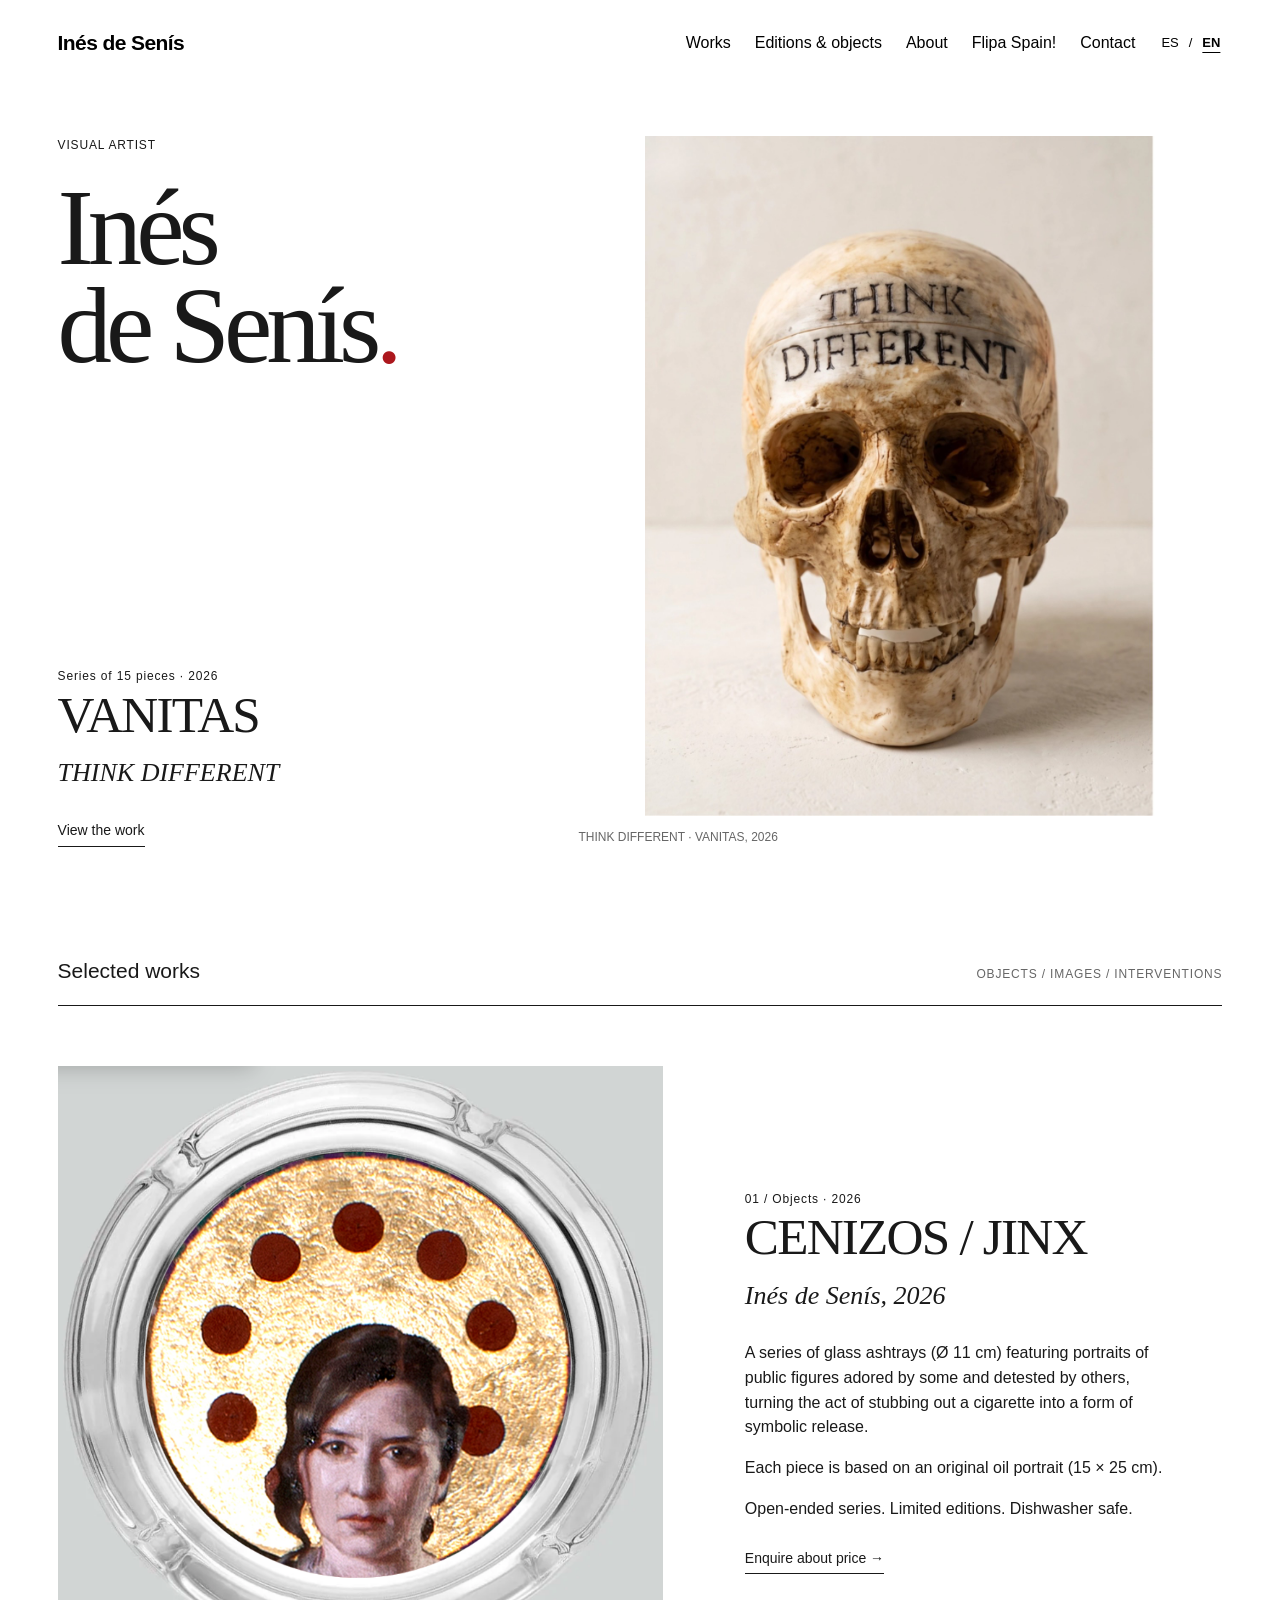
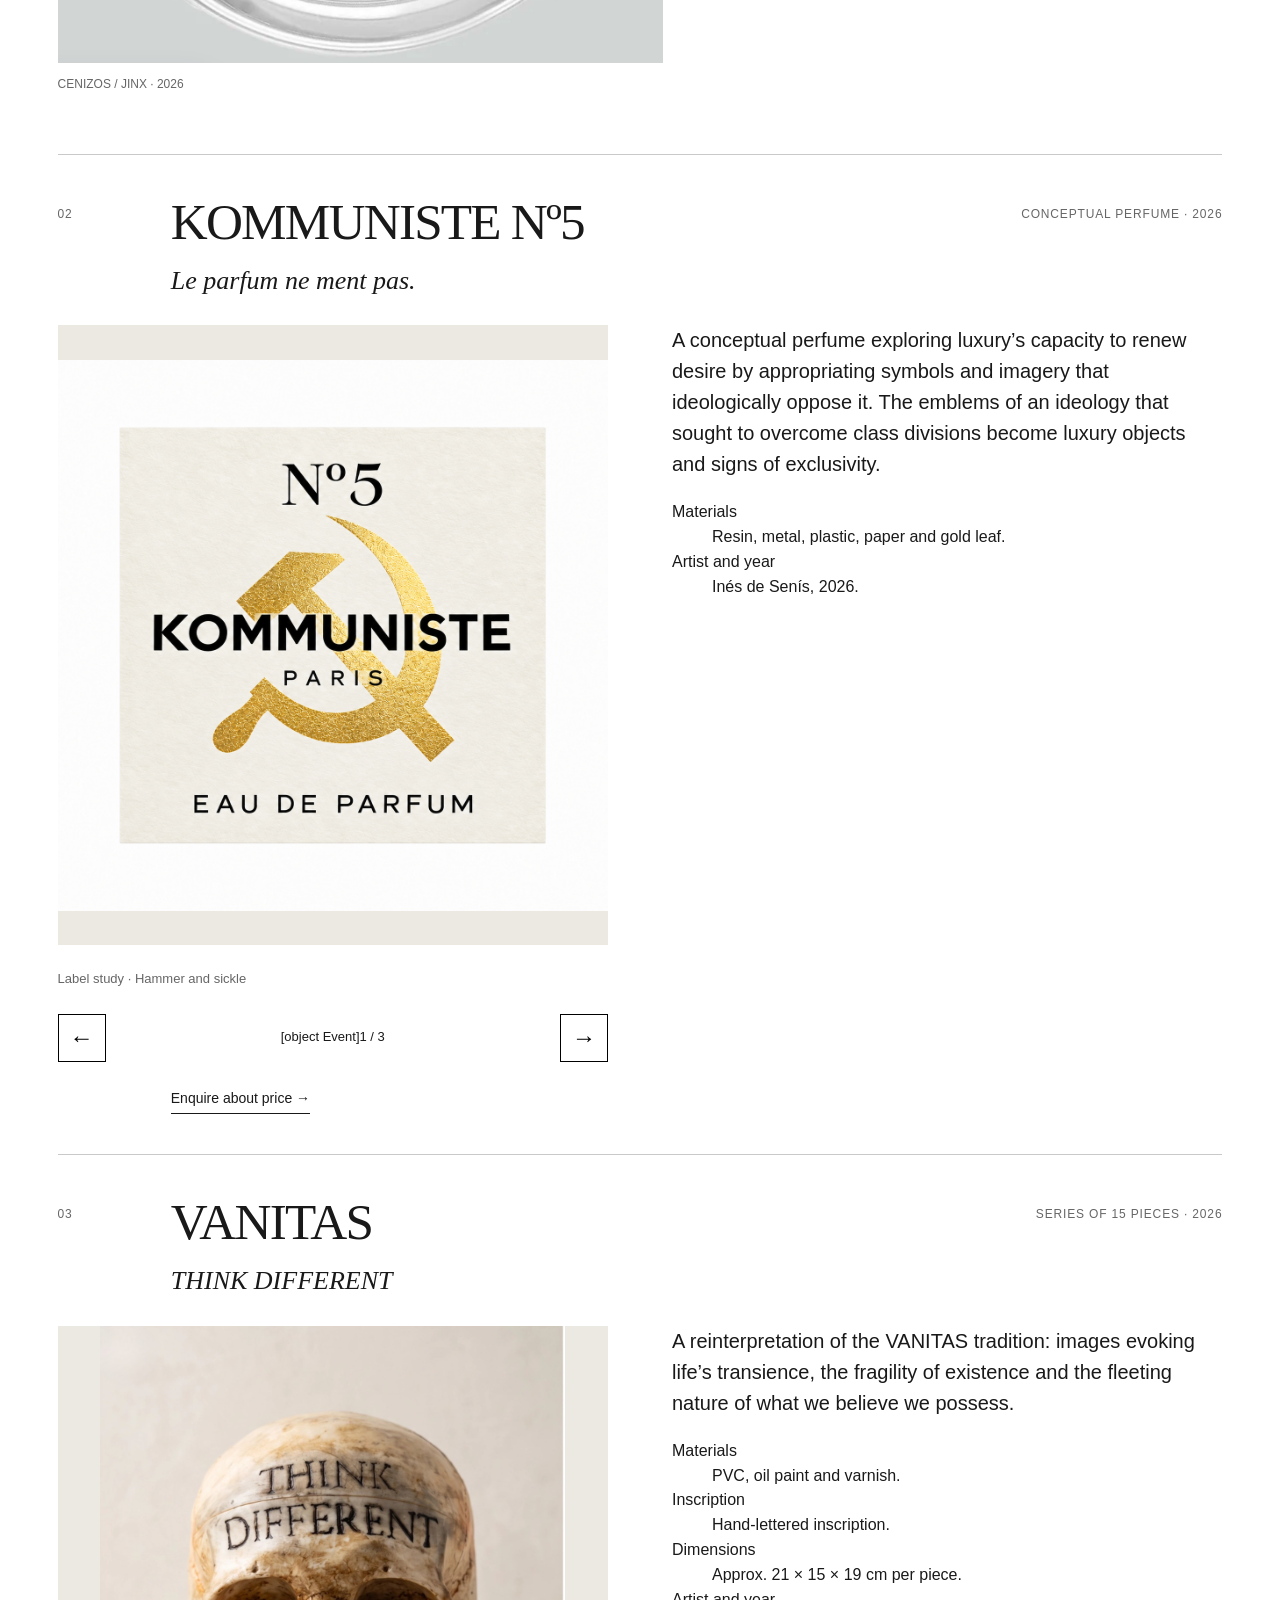
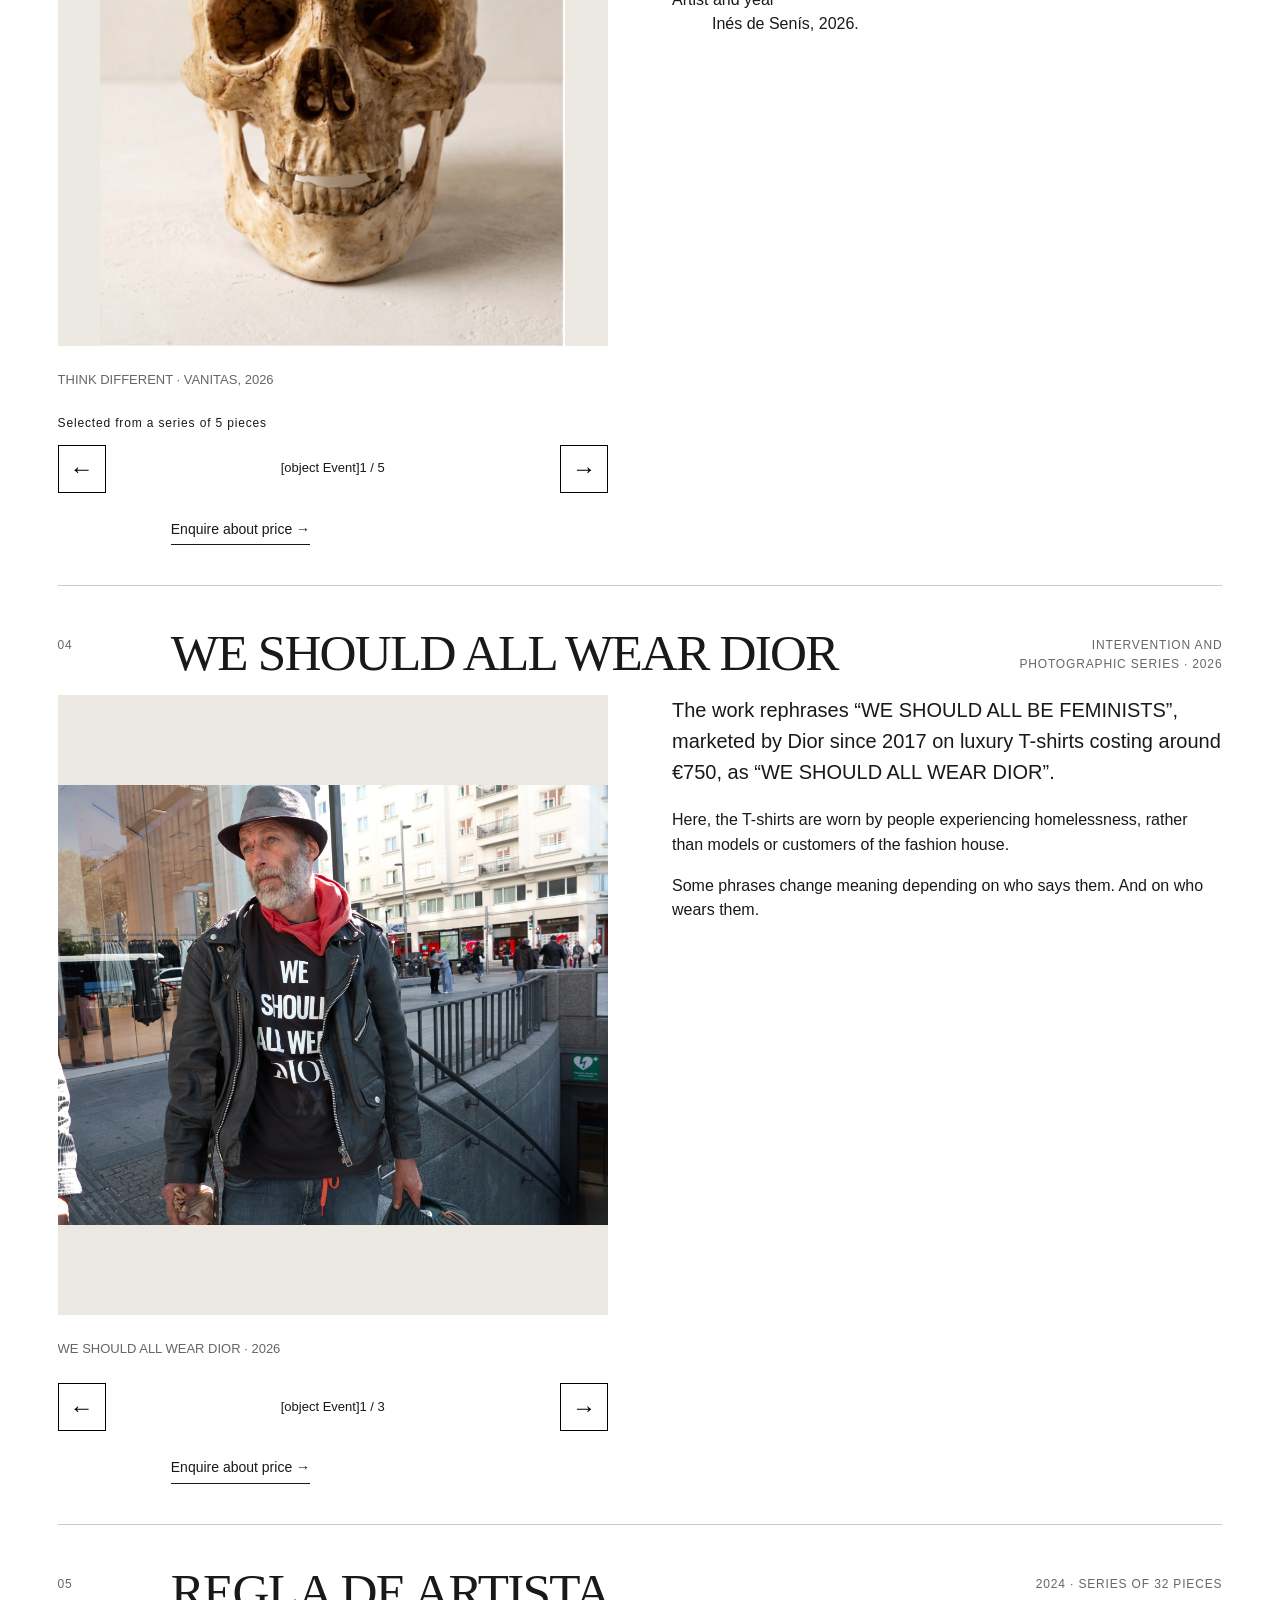
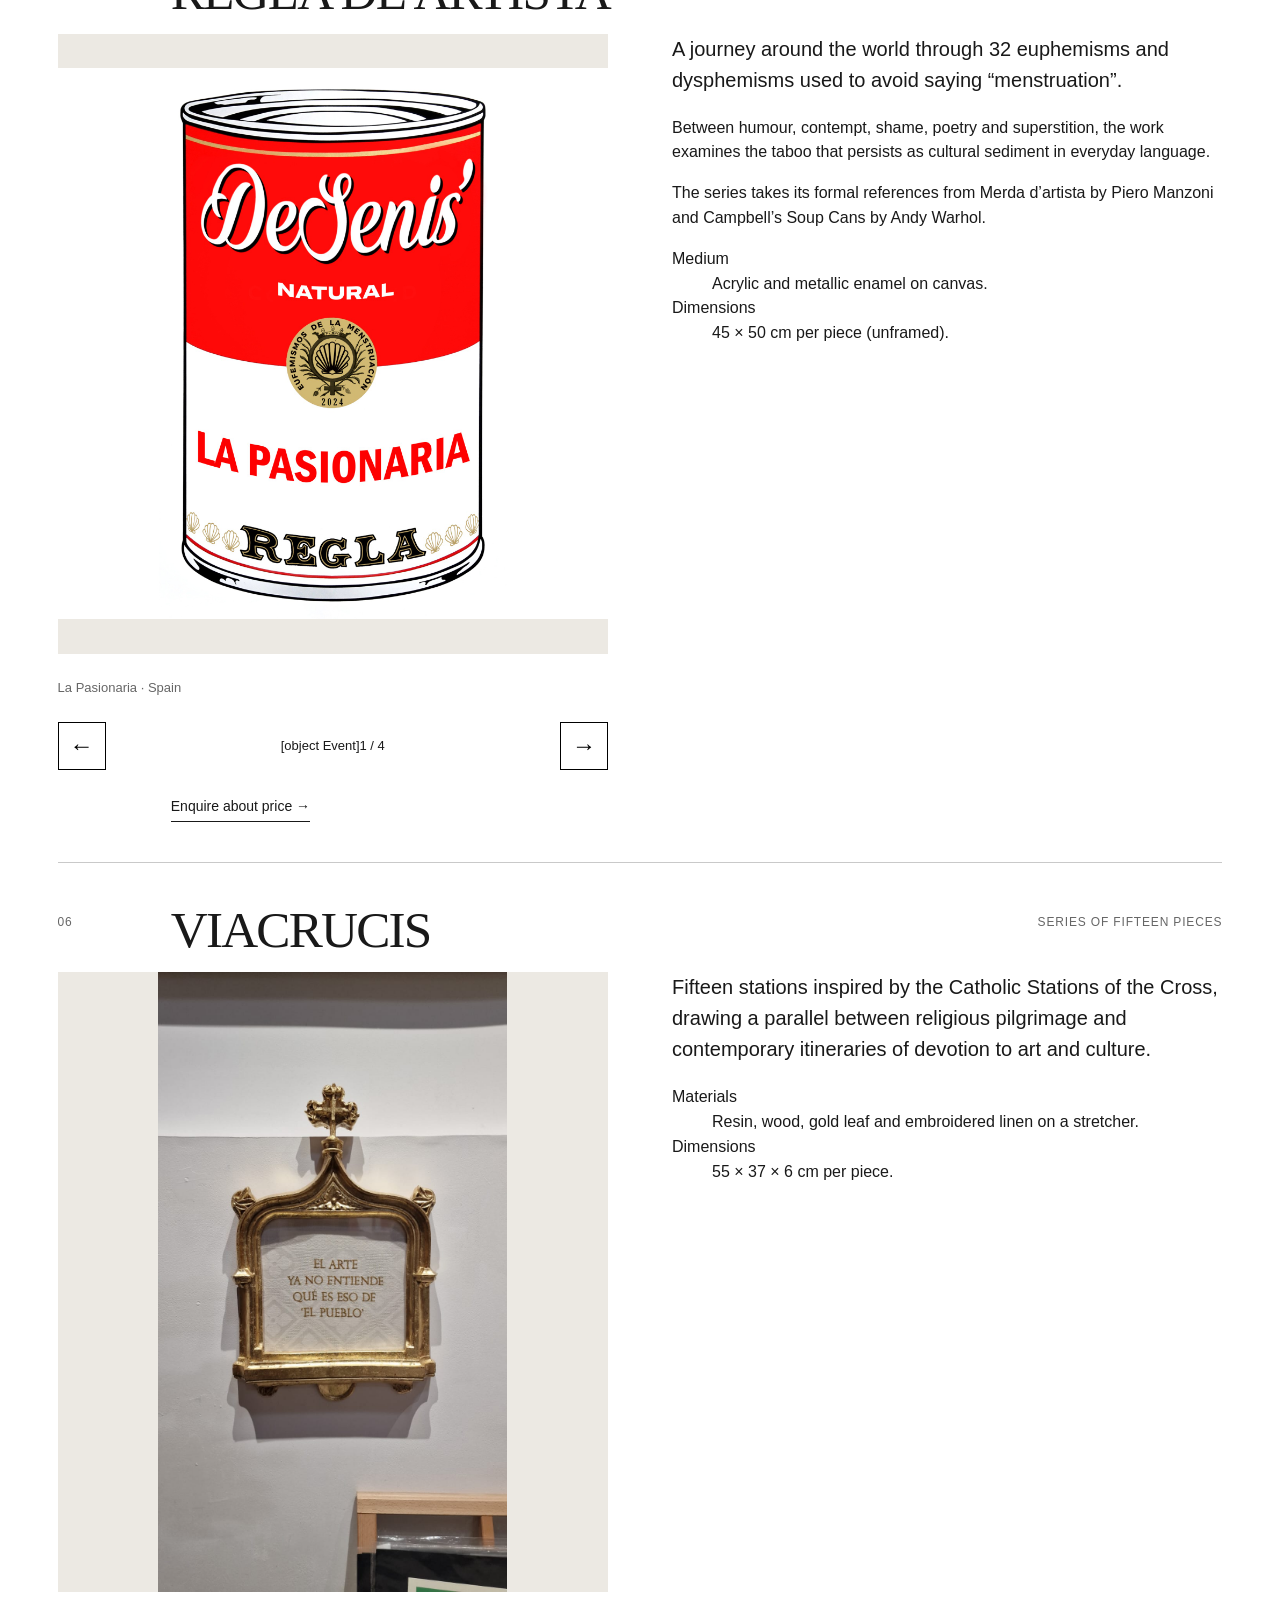
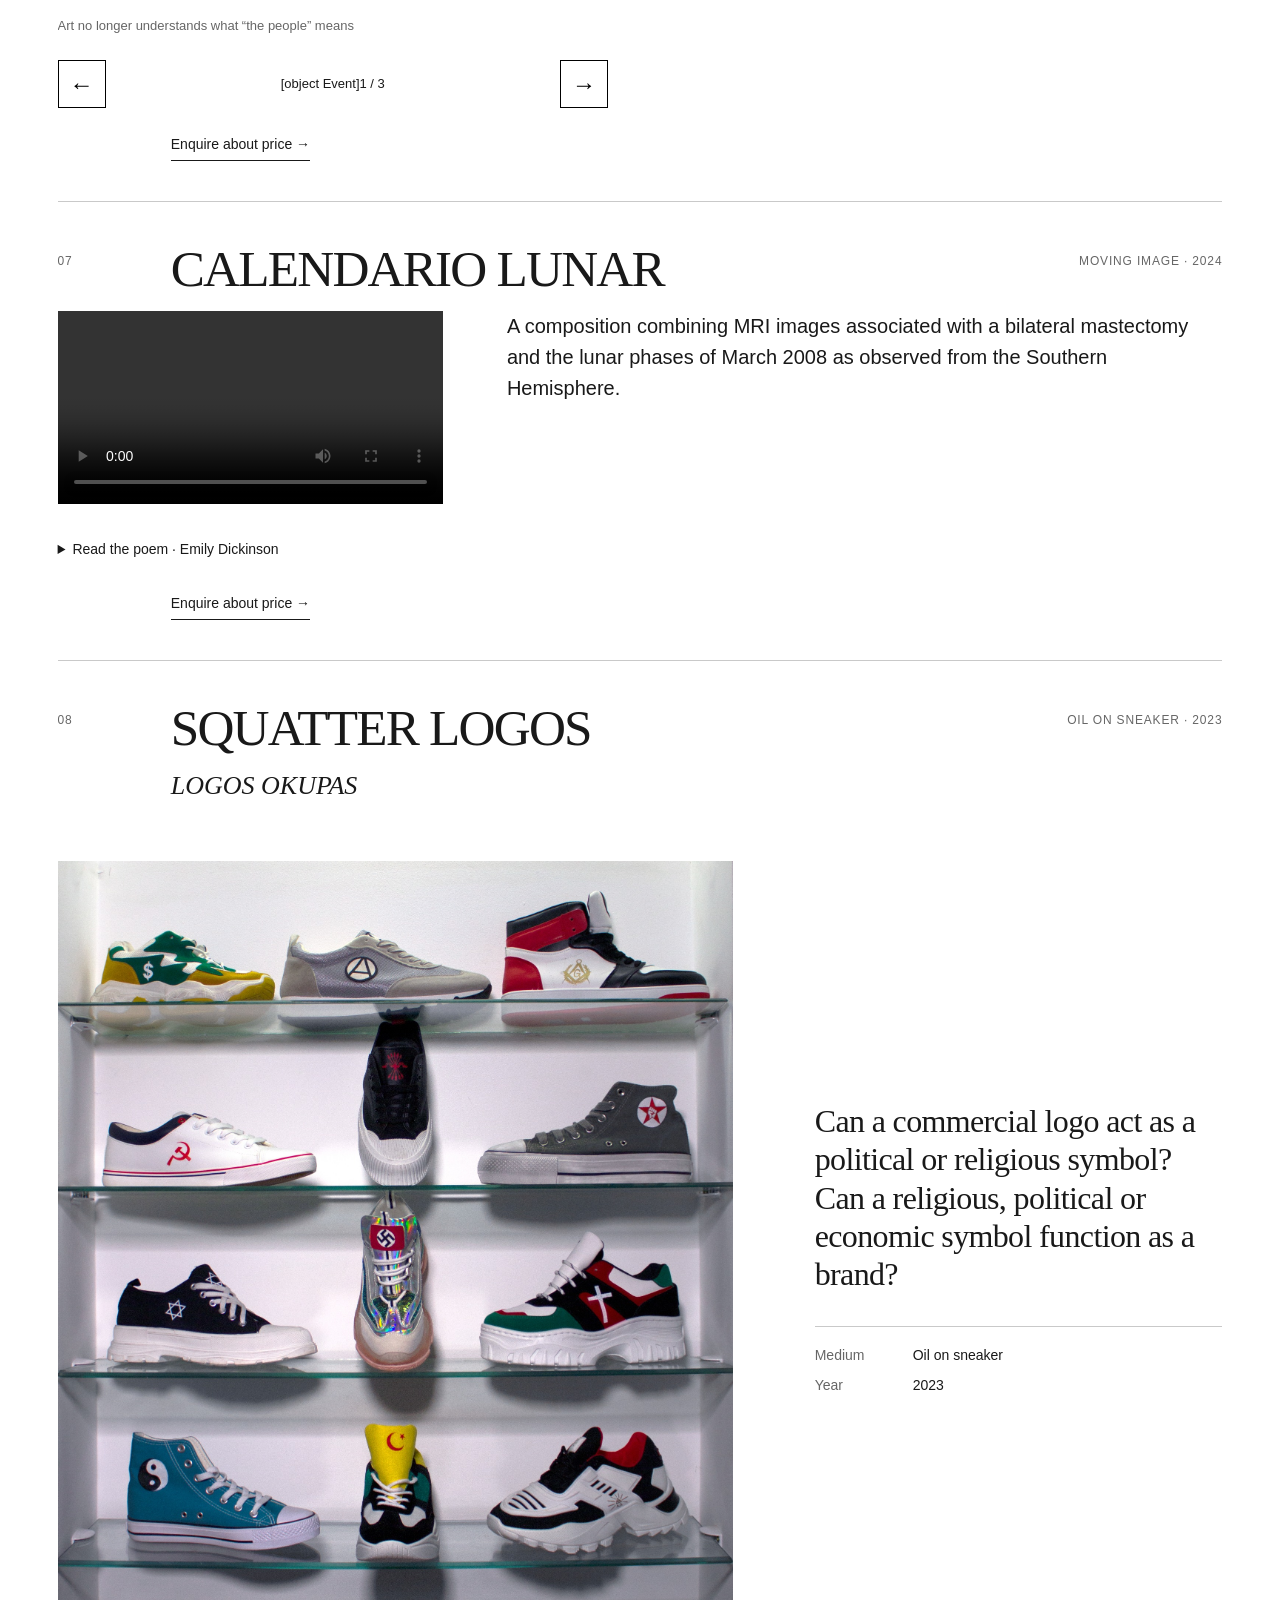
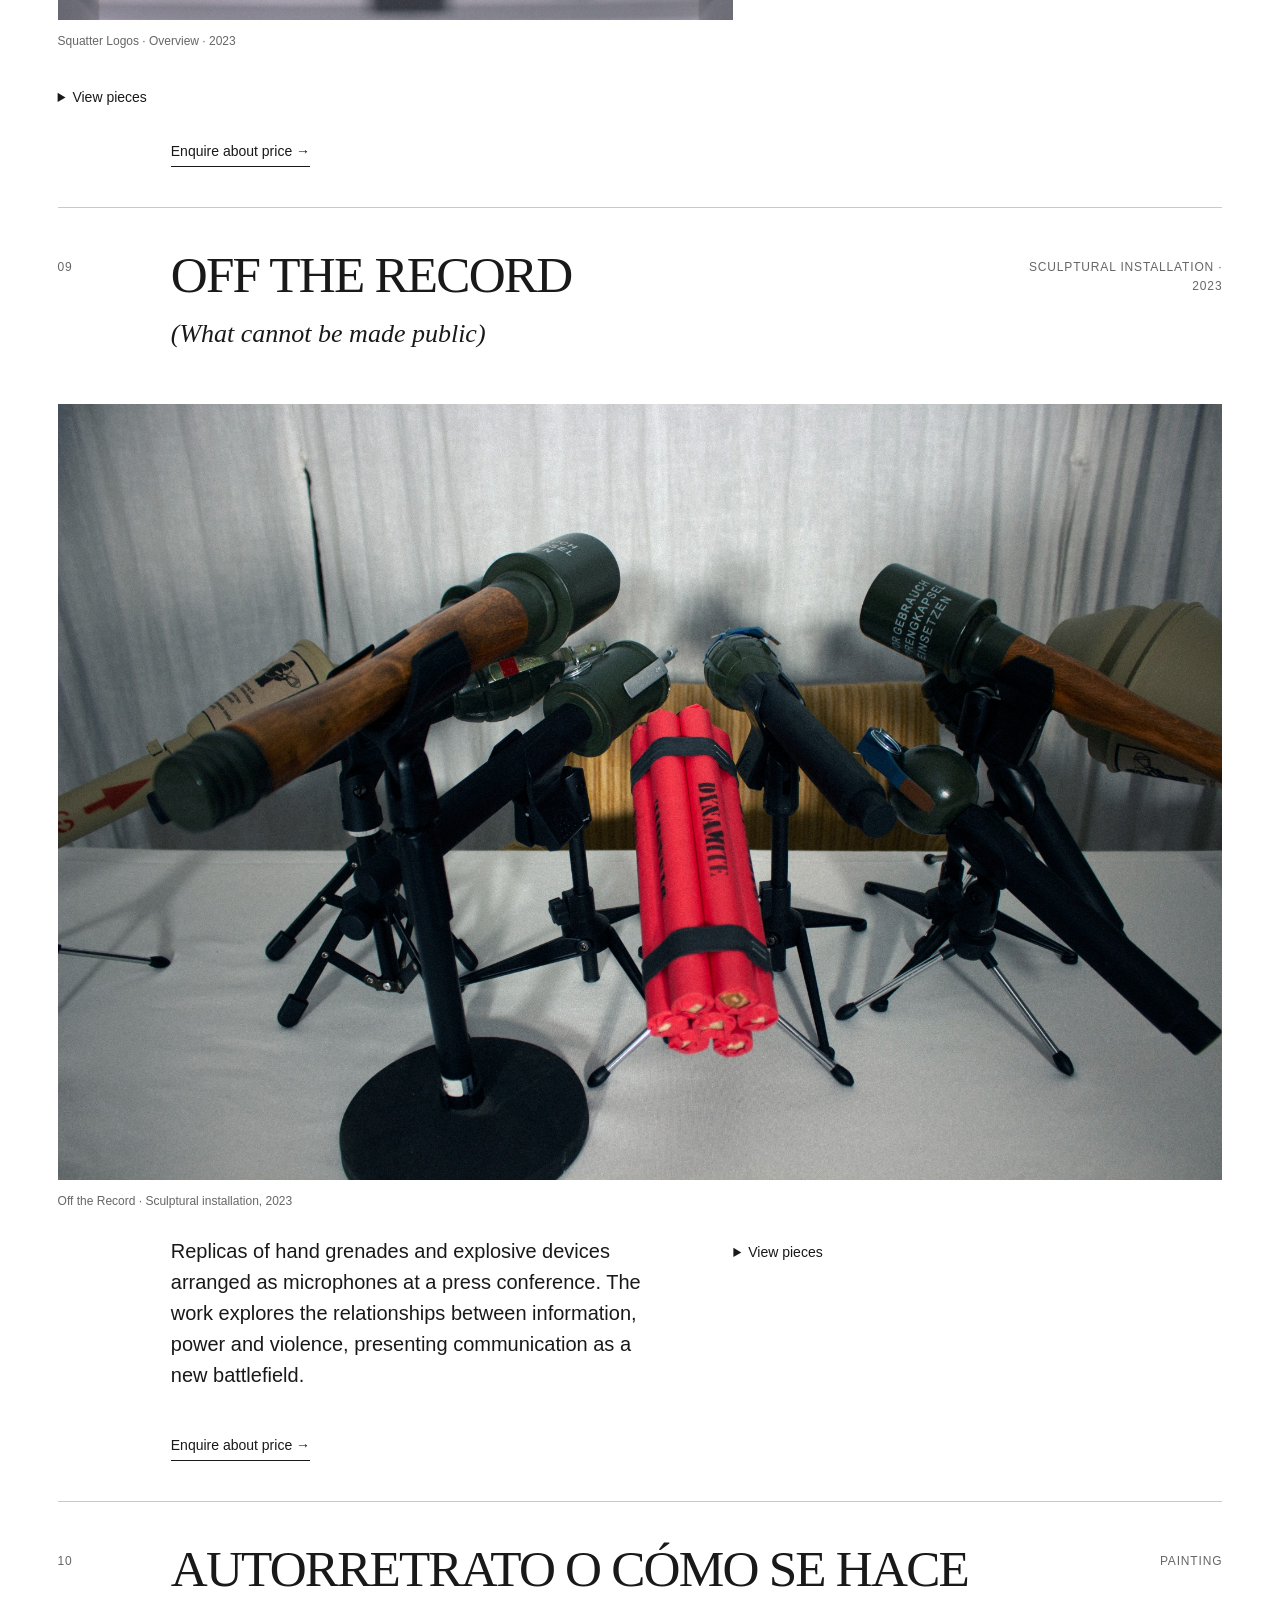
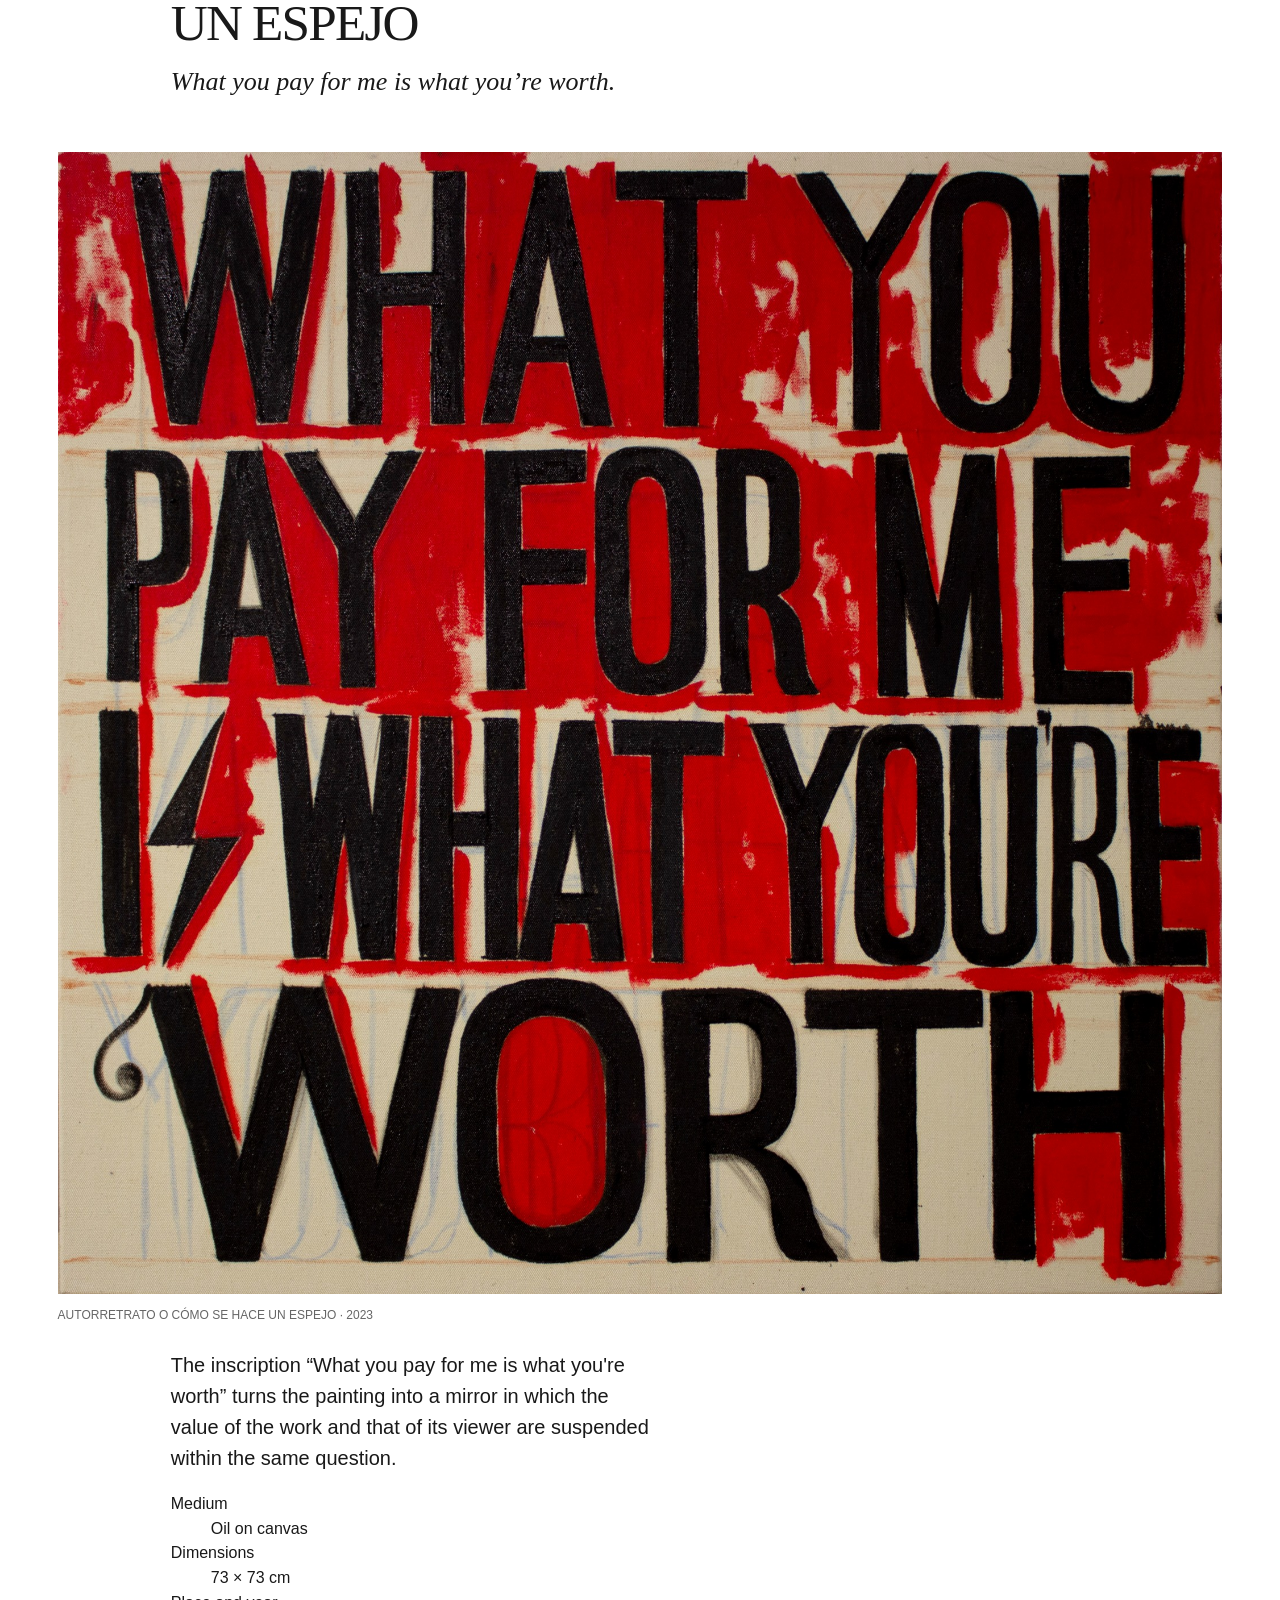
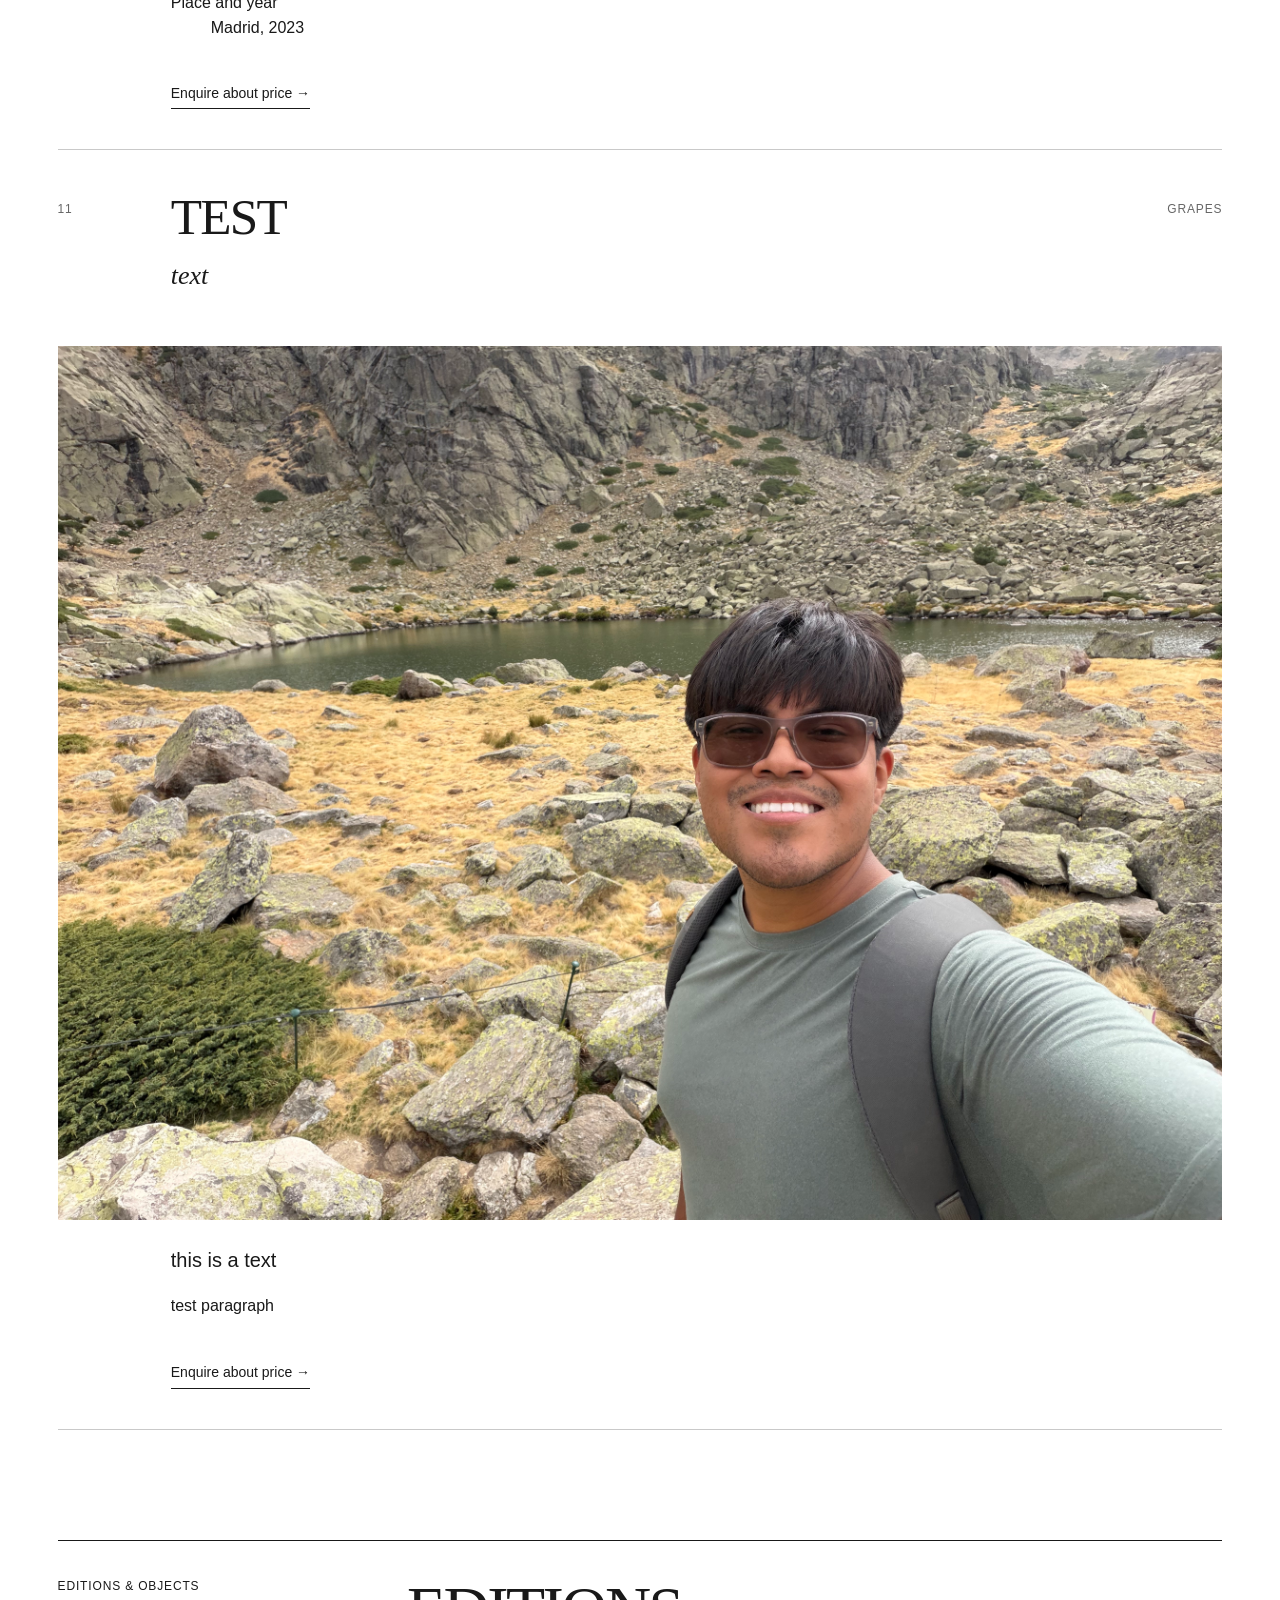
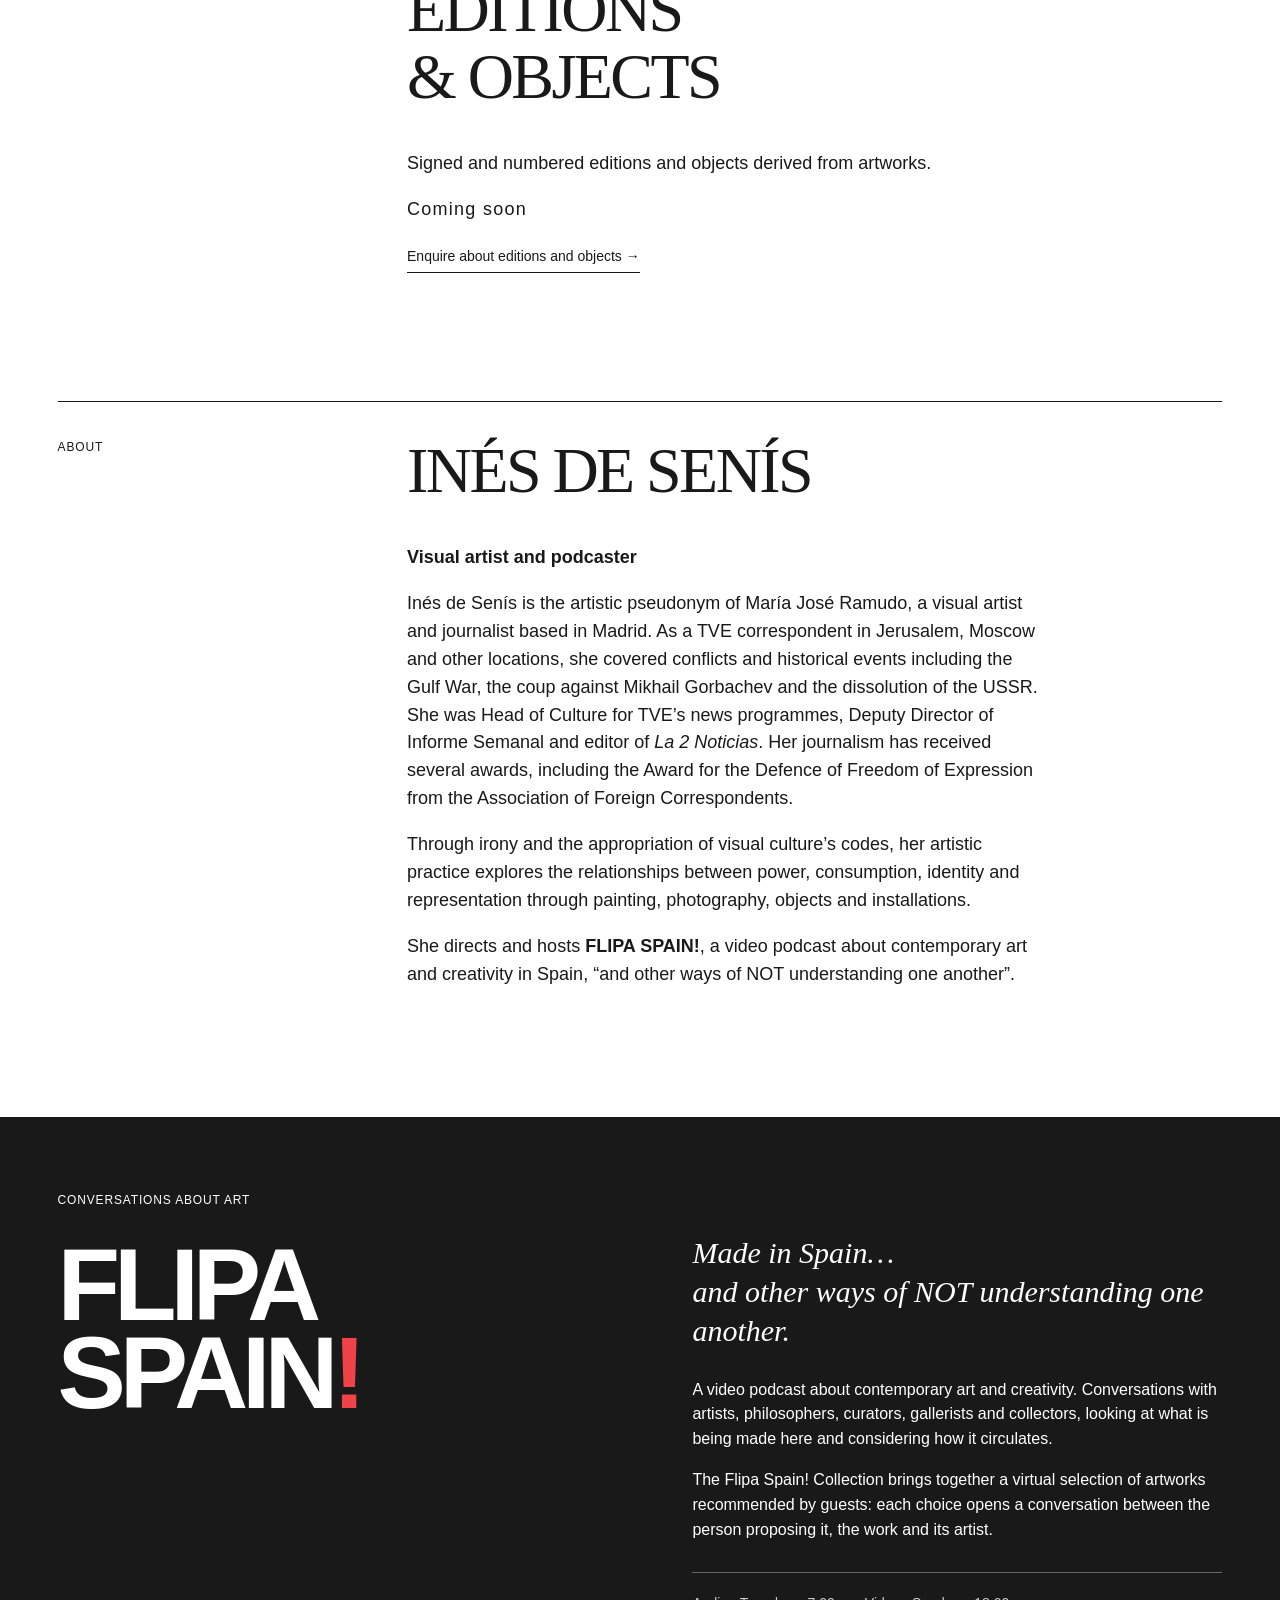
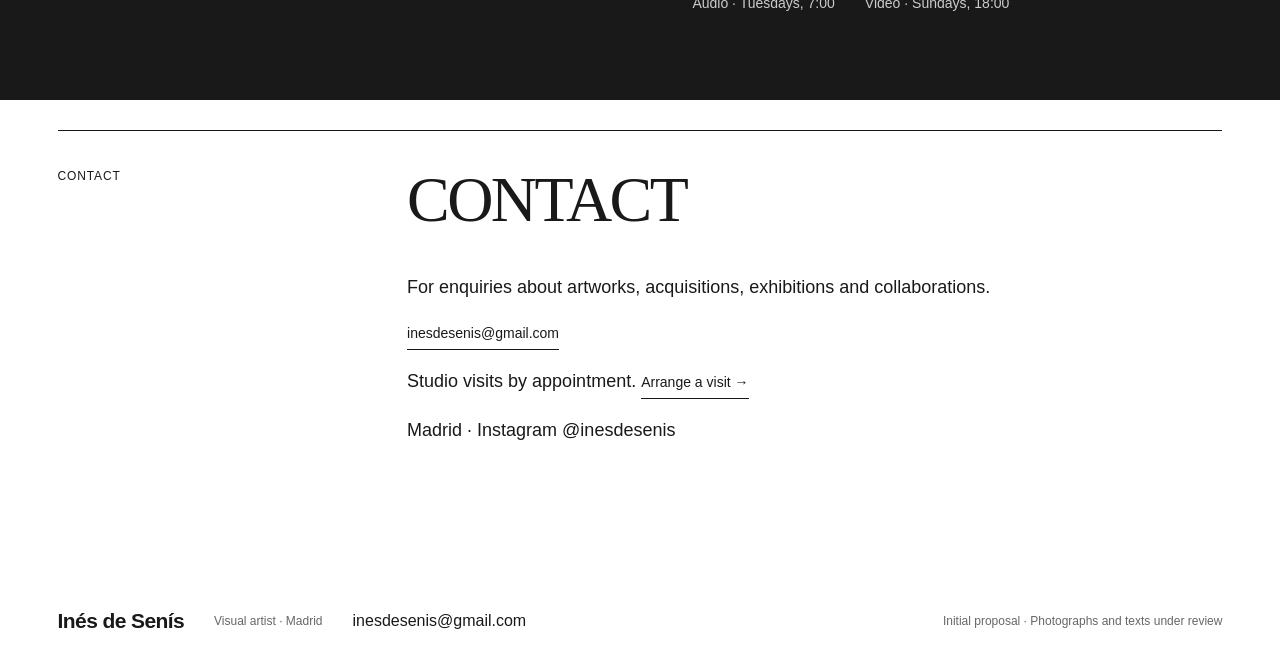
<file: en.html>
<!doctype html>
<html lang="en"><head><meta charset="utf-8"><meta name="viewport" content="width=device-width,initial-scale=1"><title>Inés de Senís · Visual artist</title><meta name="description" content="Obra y proyectos de Inés de Senís, artista visual en Madrid. Objetos, imágenes e intervenciones. Flipa Spain!, conversaciones sobre arte contemporáneo."><link rel="icon" href="favicon.svg"><link rel="stylesheet" href="style.css"><link rel="alternate" hreflang="es" href="index.html"><link rel="alternate" hreflang="en" href="en.html"></head>
<body><a class="skip" href="#obra">Skip to works</a><header><a class="brand" href="#">Inés de Senís</a><nav aria-label="Main navigation"><a href="#obra">Works</a><a href="#ediciones">Editions &amp; objects</a><a href="#sobre">About</a><a href="#flipa">Flipa Spain!</a><a href="#contacto">Contact</a></nav><div class="language-switch" aria-label="Language"><a href="index.html" lang="es" hreflang="es">ES</a><span aria-hidden="true">/</span><a href="en.html" lang="en" hreflang="en" aria-current="page">EN</a></div></header>
<main><section class="hero" aria-labelledby="hero-title"><div class="hero-copy"><p class="eyebrow">Visual artist</p><h1 id="hero-title">Inés<br>de Senís<span class="period">.</span></h1><div class="hero-caption"><span class="index">Objects · 2026</span><h2>VANITAS</h2><p class="french">THINK DIFFERENT</p><a class="text-link" href="#vanitas">View the series</a></div></div><figure class="hero-art"><img src="assets/vanitas-1.jpg" alt="VANITAS: calavera con la inscripción THINK DIFFERENT" fetchpriority="high"><figcaption>VANITAS · THINK DIFFERENT · PVC, oil paint and varnish · 2026</figcaption></figure></section>
<section id="obra" class="works"><div class="section-head"><h2>Selected works</h2><span>Objects / images / interventions</span></div><article id="cenizos" class="featured"><figure><img src="assets/cenizos-ayuso.png" alt="CENIZOS / JINX: cenicero de vidrio con retrato de Isabel Díaz Ayuso sobre fondo dorado" loading="lazy"><figcaption>CENIZOS / JINX · 2026</figcaption></figure><div><span class="index">01 / Objects</span><h3>CENIZOS / JINX</h3><p class="french">Inés de Senís, 2026</p><p>A series of glass ashtrays (Ø 11 cm) featuring portraits of public figures adored by some and detested by others, turning the act of stubbing out a cigarette into a form of symbolic release.</p><p>Each piece is based on an original oil portrait (15 × 25 cm).</p><p>Open-ended series. Limited editions.<br>Dishwasher safe.</p><p class="work-inquiry"><a class="text-link" href="mailto:inesdesenis@gmail.com?subject=Consulta%20de%20precio%20%E2%80%94%20CENIZOS%20/%20JINX">Enquire about price →</a></p></div></article><article id="kommuniste" class="artwork"><span id="communiste"></span><div class="artwork-heading"><span class="number">02</span><div><h3>KOMMUNISTE Nº5</h3><p class="french">Le parfum ne ment pas.</p></div><span class="medium">Conceptual perfume · 2026</span></div><div class="viacrucis-layout"><div class="art-carousel" role="region" aria-label="Images of KOMMUNISTE Nº5" aria-roledescription="carousel"><div class="carousel-track" id="kommuniste-track" tabindex="0"><figure class="carousel-slide" role="group" aria-label="Image 1 of 3"><img src="assets/kommuniste-1.png" alt="KOMMUNISTE Nº5 · Estudio de etiqueta · Hoz y martillo" loading="lazy"><figcaption>Label study · Hammer and sickle</figcaption></figure><figure class="carousel-slide" role="group" aria-label="Image 2 of 3"><img src="assets/kommuniste-2.jpg" alt="KOMMUNISTE Nº5 · Boceto del frasco" loading="lazy"><figcaption>Bottle sketch</figcaption></figure><figure class="carousel-slide" role="group" aria-label="Image 3 of 3"><img src="assets/kommuniste-3.png" alt="KOMMUNISTE Nº5 · Estudio del frasco y ubicación de la etiqueta" loading="lazy"><figcaption>Bottle and label placement study</figcaption></figure></div><div class="carousel-controls"><button type="button" data-step="-1" aria-controls="kommuniste-track" aria-label="Previous image">←</button><span class="carousel-count" aria-live="polite">1 / 3</span><button type="button" data-step="1" aria-controls="kommuniste-track" aria-label="Next image">→</button></div></div><div><p>A conceptual perfume exploring luxury’s capacity to renew desire by appropriating symbols and imagery that ideologically oppose it.</p><p>The emblems of an ideology that sought to overcome class divisions become luxury objects and signs of exclusivity.</p><dl><dt>Materials</dt><dd>Resin, metal, plastic, paper and gold leaf.</dd><dt>Artist and year</dt><dd>Inés de Senís, 2026.</dd></dl></div></div><p class="work-inquiry"><a class="text-link" href="mailto:inesdesenis@gmail.com?subject=Consulta%20de%20precio%20%E2%80%94%20KOMMUNISTE%20N%C2%BA5">Enquire about price →</a></p></article><article id="vanitas" class="artwork"><div class="artwork-heading"><span class="number">03</span><div><h3>VANITAS</h3></div><span class="medium">Series of 15 pieces · 2026</span></div><div class="viacrucis-layout"><div class="art-carousel" role="region" aria-label="Photographs of VANITAS" aria-roledescription="carousel"><div class="carousel-track" id="vanitas-track" tabindex="0"><figure class="carousel-slide" role="group" aria-label="Image 1 of 5"><img src="assets/vanitas-1.jpg" alt="VANITAS: calavera con inscripción THINK DIFFERENT" loading="lazy"><figcaption>THINK DIFFERENT · VANITAS, 2026</figcaption></figure><figure class="carousel-slide" role="group" aria-label="Image 2 of 5"><img src="assets/vanitas-2.jpg" alt="VANITAS: calavera con inscripción BE YOURSELF" loading="lazy"><figcaption>BE YOURSELF · VANITAS, 2026</figcaption></figure><figure class="carousel-slide" role="group" aria-label="Image 3 of 5"><img src="assets/vanitas-3.jpg" alt="VANITAS: calavera con inscripción STAY BOLD" loading="lazy"><figcaption>STAY BOLD · VANITAS, 2026</figcaption></figure><figure class="carousel-slide" role="group" aria-label="Image 4 of 5"><img src="assets/vanitas-4.jpg" alt="VANITAS: calavera con inscripción IMPOSSIBLE IS NOTHING" loading="lazy"><figcaption>IMPOSSIBLE IS NOTHING · VANITAS, 2026</figcaption></figure><figure class="carousel-slide" role="group" aria-label="Image 5 of 5"><img src="assets/vanitas-5.jpg" alt="VANITAS: calavera con inscripción JUST DO IT" loading="lazy"><figcaption>JUST DO IT · VANITAS, 2026</figcaption></figure></div><p class="index">Five selected pieces from the series</p><div class="carousel-controls"><button type="button" data-step="-1" aria-controls="vanitas-track" aria-label="Previous photograph">←</button><span class="carousel-count" aria-live="polite">1 / 5</span><button type="button" data-step="1" aria-controls="vanitas-track" aria-label="Next photograph">→</button></div></div><div><p class="lede">A reinterpretation of the VANITAS tradition: images evoking life’s transience, the fragility of existence and the fleeting nature of what we believe we possess.</p><dl><dt>Materials</dt><dd>PVC, oil paint and varnish.</dd><dt>Inscription</dt><dd>Hand-lettered inscription.</dd><dt>Dimensions</dt><dd>Approx. 21 × 15 × 19 cm per piece.</dd><dt>Artist and year</dt><dd>Inés de Senís, 2026.</dd></dl></div></div><p class="work-inquiry"><a class="text-link" href="mailto:inesdesenis@gmail.com?subject=Consulta%20de%20precio%20%E2%80%94%20VANITAS">Enquire about price →</a></p></article><article id="we-should-all-wear-dior" class="artwork"><div class="artwork-heading"><span class="number">04</span><div><h3>WE SHOULD ALL<br class="desktop"> WEAR DIOR</h3></div><span class="medium">Intervention and photographic series, 2026.</span></div><div class="viacrucis-layout"><div class="art-carousel" role="region" aria-label="Photographs of WE SHOULD ALL WEAR DIOR" aria-roledescription="carousel"><div class="carousel-track" id="dior-track" tabindex="0"><figure class="carousel-slide" role="group" aria-label="Image 1 of 3"><img src="assets/dior-1.jpg" alt="Hombre con sombrero y chaqueta negra que viste la camiseta WE SHOULD ALL WEAR DIOR en la calle" loading="lazy"><figcaption>WE SHOULD ALL WEAR DIOR · 2026</figcaption></figure><figure class="carousel-slide" role="group" aria-label="Image 2 of 3"><img src="assets/dior-2.jpg" alt="Hombre con sudadera roja que viste la camiseta WE SHOULD ALL WEAR DIOR junto a un escaparate" loading="lazy"><figcaption>WE SHOULD ALL WEAR DIOR · 2026</figcaption></figure><figure class="carousel-slide" role="group" aria-label="Image 3 of 3"><img src="assets/dior-3.jpg" alt="Camiseta negra con la inscripción WE SHOULD ALL WEAR DIOR" loading="lazy"><figcaption>WE SHOULD ALL WEAR DIOR · 2026</figcaption></figure></div><div class="carousel-controls"><button type="button" data-step="-1" aria-controls="dior-track" aria-label="Previous photograph">←</button><span class="carousel-count" aria-live="polite">1 / 3</span><button type="button" data-step="1" aria-controls="dior-track" aria-label="Next photograph">→</button></div></div><div><p>The work rephrases “WE SHOULD ALL BE FEMINISTS”, marketed by Dior since 2017 on luxury T-shirts costing around €750, as “WE SHOULD ALL WEAR DIOR”.</p><p>Here, the T-shirts are worn by people experiencing homelessness, rather than models or customers of the fashion house.</p><p>Some phrases change meaning depending on who says them. And on who wears them.</p></div></div><p class="work-inquiry"><a class="text-link" href="mailto:inesdesenis@gmail.com?subject=Consulta%20de%20precio%20%E2%80%94%20WE%20SHOULD%20ALL%20WEAR%20DIOR">Enquire about price →</a></p></article><article id="regla-de-artista" class="artwork"><div class="artwork-heading"><span class="number">05</span><div><h3>REGLA DE ARTISTA</h3></div><span class="medium">2024 · Series of 32 pieces</span></div><div class="viacrucis-layout"><div class="art-carousel" role="region" aria-label="Photographs of Regla de Artista" aria-roledescription="carousel"><div class="carousel-track" id="regla-track" tabindex="0"><figure class="carousel-slide" role="group" aria-label="Image 1 of 4"><img src="assets/regla-1.jpg" alt="Regla de Artista · La Pasionaria · España" loading="lazy"><figcaption>La Pasionaria · Spain</figcaption></figure><figure class="carousel-slide" role="group" aria-label="Image 2 of 4"><img src="assets/regla-2.jpg" alt="Regla de Artista · Shark Week · Estados Unidos" loading="lazy"><figcaption>Shark Week · United States</figcaption></figure><figure class="carousel-slide" role="group" aria-label="Image 3 of 4"><img src="assets/regla-3.jpg" alt="Regla de Artista · China" loading="lazy"><figcaption>China</figcaption></figure><figure class="carousel-slide" role="group" aria-label="Image 4 of 4"><img src="assets/regla-4.jpg" alt="Regla de Artista · Vista del conjunto · 32 piezas" loading="lazy"><figcaption>Overview · 32 pieces</figcaption></figure></div><div class="carousel-controls"><button type="button" data-step="-1" aria-controls="regla-track" aria-label="Previous photograph">←</button><span class="carousel-count" aria-live="polite">1 / 4</span><button type="button" data-step="1" aria-controls="regla-track" aria-label="Next photograph">→</button></div></div><div><dl><dt>Medium</dt><dd>Acrylic and metallic enamel on canvas.</dd><dt>Dimensions</dt><dd>45 × 50 cm per piece (unframed).</dd></dl><p class="lede">A journey around the world through 32 euphemisms and dysphemisms used to avoid saying “menstruation”.</p><p>Between humour, contempt, shame, poetry and superstition, the work examines the taboo that persists as cultural sediment in everyday language.</p><p>The series takes its formal references from <em>Merda d’artista</em>by Piero Manzoni and <em>Campbell’s Soup Cans</em>by Andy Warhol.</p></div></div><p class="work-inquiry"><a class="text-link" href="mailto:inesdesenis@gmail.com?subject=Consulta%20de%20precio%20%E2%80%94%20REGLA%20DE%20ARTISTA">Enquire about price →</a></p></article><article id="viacrucis" class="artwork"><div class="artwork-heading"><span class="number">06</span><div><h3>VIACRUCIS</h3></div><span class="medium">Series of fifteen pieces</span></div><div class="viacrucis-layout"><div class="art-carousel" role="region" aria-label="Photographs of VIACRUCIS" aria-roledescription="carousel"><div class="carousel-track" id="viacrucis-track" tabindex="0"><figure class="carousel-slide" role="group" aria-label="Image 1 of 3"><img src="assets/viacrucis-1.jpg" alt="VIACRUCIS: marco dorado coronado por una cruz y lino bordado con la inscripción El arte ya no entiende qué es eso de «el pueblo»" loading="lazy"><figcaption>Art no longer understands what “the people” means</figcaption></figure><figure class="carousel-slide" role="group" aria-label="Image 2 of 3"><img src="assets/viacrucis-2.jpg" alt="VIACRUCIS: marco dorado coronado por una cruz y lino bordado con la inscripción El arte también quiere estar del lado del bien" loading="lazy"><figcaption>Art also wants to be on the side of good</figcaption></figure><figure class="carousel-slide" role="group" aria-label="Image 3 of 3"><img src="assets/viacrucis-3.jpg" alt="VIACRUCIS: marco dorado coronado por una cruz y lino bordado con la inscripción Azotaría a la cultura hasta hacerla sangrar" loading="lazy"><figcaption>I would flog culture until it bled</figcaption></figure></div><p class="index">Three selected pieces from the series</p><div class="carousel-controls"><button type="button" data-step="-1" aria-controls="viacrucis-track" aria-label="Previous photograph">←</button><span class="carousel-count" aria-live="polite">1 / 3</span><button type="button" data-step="1" aria-controls="viacrucis-track" aria-label="Next photograph">→</button></div></div><div><p class="lede">Fifteen stations inspired by the Catholic Stations of the Cross, drawing a parallel between religious pilgrimage and contemporary itineraries of devotion to art and culture.</p><dl><dt>Materials</dt><dd>Resin, wood, gold leaf and embroidered linen on a stretcher.</dd><dt>Dimensions</dt><dd>55 × 37 × 6 cm per piece.</dd></dl></div></div><p class="work-inquiry"><a class="text-link" href="mailto:inesdesenis@gmail.com?subject=Consulta%20de%20precio%20%E2%80%94%20VIACRUCIS">Enquire about price →</a></p></article><article id="calendario-lunar" class="artwork"><div class="artwork-heading"><span class="number">07</span><div><h3>CALENDARIO LUNAR</h3></div><span class="medium">Moving image · 2024</span></div><div class="lunar-layout"><figure><video controls playsinline preload="metadata" poster="assets/calendario-lunar.jpg" aria-label="Calendario lunar: secuencia de fases lunares y resonancias magnéticas"><source src="assets/calendario-lunar.mp4" type="video/mp4">Your browser does not support video playback.</video><figcaption>Calendario lunar · 2024 · Reel · 27 s</figcaption></figure><div><p class="lede">A composition combining MRI images associated with a bilateral mastectomy and the lunar phases of March 2008 as observed from the Southern Hemisphere.</p><details class="lunar-poem"><summary>Read the poem · Emily Dickinson</summary><p>Emily Dickinson · Poem 429</p><div class="poem-columns"><div lang="es"><p class="eyebrow">Spanish</p><p class="verse">La Luna está lejos del Mar —
Y sin embargo, sus Manos de Ámbar —
Lo llevan —dócil como a un Niño —
Por las Arenas designadas —

El Mar no se aparta nunca ni un Grado —
Obediente a Su Ojo
Se aproxima lo justo —a la Ciudad —
Y se aleja lo justo —

Tuya es, Señor, esa Mano de Ámbar —
Y mío —el Mar distante —
Obediente a la orden más mínima
Tu ojo puesto sobre mí —</p></div><div lang="en"><p class="eyebrow">English</p><p class="verse">The Moon is distant from the Sea —
And yet, with Amber Hands —
She leads Him —docile as a Boy —
Along appointed Sands —

He never misses a Degree —
Obedient to Her Eye
He comes just so far —toward the Town —
Just so far —goes away —

Oh, Signor, Thine, the Amber Hand —
And mine —the distant Sea —
Obedient to the least command
Thine eye impose on me —</p></div></div></details></div></div><p class="work-inquiry"><a class="text-link" href="mailto:inesdesenis@gmail.com?subject=Consulta%20de%20precio%20%E2%80%94%20CALENDARIO%20LUNAR">Enquire about price →</a></p></article><article id="logos-okupas" class="artwork"><div class="artwork-heading"><span class="number">08</span><div><h3>LOGOS OKUPAS<span class="alternate-title" lang="en">SQUATTER LOGOS</span></h3></div><span class="medium">Oil on sneaker · 2023</span></div><div class="logos-overview"><figure><img src="assets/logos-conjunto.jpg" alt="Logos Okupas: conjunto de zapatillas intervenidas con símbolos políticos, religiosos y económicos, sobre cuatro estantes de vidrio" loading="lazy"><figcaption>Logos Okupas / Squatter Logos · Overview · 2023</figcaption></figure><div class="logos-questions"><p>Can a commercial logo act as a political or religious symbol?</p><p>Can a religious, political or economic symbol function as a brand?</p><dl><dt>Medium</dt><dd>Oil on sneaker</dd><dt>Year</dt><dd>2023</dd></dl></div></div><details class="logos-details"><summary>View pieces</summary><div class="logos-gallery"><figure><img src="assets/logos-cruz.jpg" alt="Zapatilla intervenida con cruces cristianas blancas y negras" loading="lazy"><figcaption>Christian cross</figcaption></figure><figure><img src="assets/logos-esvastica.jpg" alt="Zapatilla iridiscente intervenida con una esvástica en la lengüeta, perteneciente a la serie Logos Okupas" loading="lazy"><figcaption>Swastika</figcaption></figure><figure><img src="assets/logos-hoz-martillo.jpg" alt="Zapatilla blanca intervenida con la hoz y el martillo en rojo" loading="lazy"><figcaption>Hammer and sickle</figcaption></figure></div></details><p class="work-inquiry"><a class="text-link" href="mailto:inesdesenis@gmail.com?subject=Consulta%20de%20precio%20%E2%80%94%20LOGOS%20OKUPAS%20SQUATTER%20LOGOS">Enquire about price →</a></p></article><article id="off-the-record" class="artwork"><div class="artwork-heading"><span class="number">09</span><div><h3>OFF THE RECORD</h3><p class="lede">(What cannot be made public)</p></div><span class="medium">Sculptural installation · 2023</span></div><figure class="artwork-image"><img src="assets/off-the-record.jpg" alt="Off the Record: réplicas de granadas y explosivos colocadas en soportes de micrófono ante una silla de comparecencia" loading="lazy"><figcaption>Off the Record · Sculptural installation, 2023</figcaption></figure><div class="artwork-info"><div><p>Replicas of hand grenades and explosive devices arranged as microphones at a press conference. The work explores the relationships between information, power and violence, presenting communication as a new battlefield.</p></div><details><summary>View detail</summary><figure><img src="assets/off-the-record-detail.jpg" alt="Detalle de las réplicas de explosivos sobre soportes de micrófono en Off the Record" loading="lazy"><figcaption>Off the Record · Detail</figcaption></figure></details></div><p class="work-inquiry"><a class="text-link" href="mailto:inesdesenis@gmail.com?subject=Consulta%20de%20precio%20%E2%80%94%20OFF%20THE%20RECORD">Enquire about price →</a></p></article><article id="autorretrato" class="project"><div class="number">10</div><div class="project-main"><figure class="study"><img src="assets/autorretrato.jpg" alt="Autorretrato o cómo se hace un espejo" loading="lazy"></figure><h3>AUTORRETRATO O CÓMO<br class="desktop"> SE HACE UN ESPEJO</h3><p class="lede">What you pay for me is what you’re worth.</p><details open><summary>Details and text</summary><div class="detail-copy"><p>The inscription <span lang="en">«What you pay for me is what you&#x27;re worth»</span> turns the painting into a mirror in which the value of the work and that of its viewer are suspended within the same question.</p><dl><dt>Medium</dt><dd>Oil on canvas</dd><dt>Dimensions</dt><dd>73 × 73 cm</dd><dt>Place and year</dt><dd>Madrid, 2023</dd></dl></div></details><p class="work-inquiry"><a class="text-link" href="mailto:inesdesenis@gmail.com?subject=Consulta%20de%20precio%20%E2%80%94%20AUTORRETRATO%20O%20C%C3%93MO%20SE%20HACE%20UN%20ESPEJO">Enquire about price →</a></p></div><span class="medium">Painting</span></article></section>
<section id="ediciones" class="about"><p class="eyebrow">Editions &amp; objects</p><div><h2>EDITIONS<br>&amp; OBJECTS</h2><p>Signed and numbered editions and objects derived from artworks.</p><p class="index">Coming soon</p><p><a class="text-link" href="mailto:inesdesenis@gmail.com?subject=Consulta%20sobre%20ediciones%20y%20objetos">Enquire about editions and objects →</a></p></div></section><section id="sobre" class="about"><p class="eyebrow">About</p><div><h2>INÉS DE SENÍS</h2><p><strong>Visual artist and podcaster</strong></p><p>Inés de Senís is the artistic pseudonym of María José Ramudo, a visual artist and journalist based in Madrid. As a TVE correspondent in Jerusalem, Moscow and other locations, she covered conflicts and historical events including the Gulf War, the coup against Mikhail Gorbachev and the dissolution of the USSR. She was Head of Culture for TVE’s news programmes, Deputy Director of Informe Semanal and editor of <em>La 2 Noticias</em>. Her journalism has received several awards, including the Award for the Defence of Freedom of Expression from the Association of Foreign Correspondents.</p><p>Through irony and the appropriation of visual culture’s codes, her artistic practice explores the relationships between power, consumption, identity and representation through painting, photography, objects and installations.</p><p>She directs and hosts <strong>FLIPA SPAIN!</strong>, a video podcast about contemporary art and creativity in Spain, “and other ways of NOT understanding one another”.</p></div></section>
<section id="flipa" class="flipa"><div><span class="eyebrow">Conversations about art</span><h2>FLIPA<br>SPAIN<span>!</span></h2></div><div class="flipa-copy"><p class="french">Made in Spain…<br>and other ways of NOT understanding one another.</p><p>A video podcast about contemporary art and creativity. Conversations with artists, philosophers, curators, gallerists and collectors, looking at what is being made here and considering how it circulates.</p><p>The Flipa Spain! Collection brings together a virtual selection of artworks recommended by guests: each choice opens a conversation between the person proposing it, the work and its artist.</p><div class="schedule"><span>Audio · Tuesdays, 7:00</span><span>Video · Sundays, 18:00</span></div></div></section>
<section id="contacto" class="about"><p class="eyebrow">Contact</p><div><h2>CONTACT</h2><p>For enquiries about artworks, acquisitions, exhibitions and collaborations.</p><p><a class="text-link" href="mailto:inesdesenis@gmail.com">inesdesenis@gmail.com</a></p><p>Studio visits by appointment. <a class="text-link" href="mailto:inesdesenis@gmail.com?subject=Solicitud%20de%20visita%20al%20estudio">Arrange a visit →</a></p><p>Madrid · <a href="https://www.instagram.com/inesdesenis/" target="_blank" rel="noopener noreferrer">Instagram @inesdesenis</a></p></div></section></main><footer><a class="brand" href="#">Inés de Senís</a><span>Visual artist · Madrid</span><a href="mailto:inesdesenis@gmail.com">inesdesenis@gmail.com</a><span class="draft">Initial proposal · Photographs and texts under review</span></footer><script src="carousel.js"></script><script src="content-loader.js"></script><script src="navigation.js"></script></body></html>
</file>
<file: style.css>
:root{--ink:#191919;--paper:#fff;--line:#c9c9c9;--accent:#ac171d}*{box-sizing:border-box}html{scroll-behavior:smooth;scroll-padding-top:90px}body{margin:0;color:var(--ink);background:var(--paper);font:16px/1.55 Arial,Helvetica,sans-serif}a{color:inherit;text-decoration:none}a:hover{text-decoration:underline;text-underline-offset:5px}a:focus-visible,summary:focus-visible{outline:2px solid var(--accent);outline-offset:6px}header{display:flex;align-items:center;gap:40px;padding:25px 4.5%;border-bottom:1px solid var(--line)}.brand{font-size:21px;font-weight:600;letter-spacing:-.6px}nav{display:flex;gap:30px;margin-left:auto}.edition{font-size:12px;color:#626262}.hero{display:grid;grid-template-columns:43% 57%;padding:50px 4.5% 28px;min-height:760px;align-items:center}.hero-copy{align-self:stretch;display:flex;flex-direction:column}.eyebrow,.index,.number,.medium,.section-head span,figcaption{font-size:12px;letter-spacing:.07em}.eyebrow{text-transform:uppercase;margin:0 0 24px}.hero h1{font:normal clamp(64px,8.5vw,142px)/.9 Georgia,'Times New Roman',serif;letter-spacing:-.055em;margin:0}.period{color:var(--accent)}.hero-caption{margin-top:auto;padding-top:65px}.hero-caption h2{font-size:22px;letter-spacing:-.5px;margin:10px 0}.french{font:italic 26px/1.3 Georgia,serif;margin:8px 0 28px}.text-link{display:inline-block;font-size:14px;border-bottom:1px solid;padding-bottom:4px}.hero-art{margin:0 0 0 20px}.hero-art img{display:block;width:100%;max-height:680px;object-fit:contain}figcaption{color:#666;margin-top:12px;letter-spacing:0}.works{padding:80px 4.5%}.section-head{display:flex;justify-content:space-between;align-items:baseline;border-bottom:1px solid var(--ink);padding-bottom:18px}.section-head h2{font-size:21px;font-weight:500;margin:0}.section-head span{text-transform:uppercase;color:#666}.project{display:grid;grid-template-columns:8% 1fr 150px;gap:20px;padding:36px 0;border-bottom:1px solid var(--line)}.number{padding-top:10px;color:#666}.project h3,.featured h3{font:normal clamp(30px,4vw,60px)/1.05 Georgia,serif;letter-spacing:-.035em;margin:0 0 15px}.lede{font-size:20px;margin:0 0 20px}.medium{text-align:right;padding-top:10px;text-transform:uppercase;color:#666}details{max-width:660px}summary{font-size:14px;cursor:pointer;width:fit-content;padding:6px 0}details[open] summary{margin-bottom:14px}.detail-copy{border-left:2px solid var(--accent);padding-left:22px}.detail-copy p{margin-top:0}.detail-copy dl{display:grid;grid-template-columns:110px 1fr;gap:8px;font-size:14px;border-top:1px solid var(--line);padding-top:18px}.detail-copy dt{color:#666}.detail-copy dd{margin:0}.featured{display:grid;grid-template-columns:52% 1fr;gap:7%;padding:60px 0;border-bottom:1px solid var(--line);align-items:center}.featured figure{margin:0}.featured img{width:100%;display:block}.featured h3{margin:20px 0}.featured p{max-width:430px}.about{margin:30px 4.5% 110px;display:grid;grid-template-columns:30% 1fr;border-top:1px solid var(--ink);padding-top:36px}.about h2{font:normal clamp(40px,5vw,72px)/1.04 Georgia,serif;letter-spacing:-.04em;margin:0 0 40px}.about p:not(.eyebrow){max-width:640px;font-size:18px}.flipa{background:#191919;color:white;display:grid;grid-template-columns:1fr 1fr;gap:9%;padding:70px 4.5% 85px}.flipa h2{font:bold clamp(60px,8vw,120px)/.86 Arial,sans-serif;letter-spacing:-.06em;margin:30px 0 0}.flipa h2 span{color:#ef4249}.flipa-copy{padding-top:38px}.flipa .french{font-size:30px}.flipa-copy p{max-width:560px}.schedule{border-top:1px solid #666;padding-top:20px;margin-top:30px;display:flex;flex-wrap:wrap;gap:12px 30px;font-size:14px;color:#ccc}footer{padding:32px 4.5%;display:flex;align-items:center;gap:30px}footer span{font-size:12px;color:#666}.draft{margin-left:auto}.label-text{font-family:monospace}.skip{position:absolute;left:20px;top:-100px;background:white;padding:10px;z-index:2}.skip:focus{top:10px}@media(min-width:1500px){main,header,footer{max-width:1600px;margin:auto}}@media(max-width:760px){header{gap:16px;flex-wrap:wrap;padding:20px 6%}.brand{font-size:19px}nav{gap:18px;font-size:14px}.edition{display:none}.hero{padding:35px 6%;grid-template-columns:1fr;min-height:0}.hero h1{font-size:85px}.hero-caption{padding-top:32px;margin:0}.hero-art{margin:25px 0 0}.hero-art img{max-height:500px}.works{padding:40px 6%}.section-head{align-items:start;gap:20px}.section-head span{max-width:140px;text-align:right}.section-head h2{font-size:19px}.project{grid-template-columns:28px 1fr;gap:10px;padding:30px 0}.medium{display:none}.project h3{font-size:35px;overflow-wrap:anywhere}.desktop{display:none}.lede{font-size:18px}.featured{grid-template-columns:1fr;gap:30px;padding:40px 0}.featured h3{font-size:43px}.about{grid-template-columns:1fr;gap:20px;margin:40px 6% 65px}.about h2{font-size:50px}.flipa{grid-template-columns:1fr;padding:45px 6%;gap:25px}.flipa h2{font-size:85px}.flipa-copy{padding-top:0}footer{padding:25px 6%;flex-wrap:wrap;gap:12px}.draft{margin-left:0;width:100%}.detail-copy dl{grid-template-columns:1fr;gap:4px}.detail-copy dd{margin-bottom:10px}}@media(prefers-reduced-motion:reduce){html{scroll-behavior:auto}}

.study{margin:0 0 25px}.study img{display:block;width:100%;max-width:430px}.development{padding-top:0}.hero-caption h2{max-width:420px}

.artwork{padding:40px 0;border-bottom:1px solid var(--line)}.artwork-heading{display:grid;grid-template-columns:8% 1fr 220px;gap:20px}.artwork h3{font:normal clamp(35px,4vw,60px)/1.05 Georgia,serif;letter-spacing:-.035em;margin:0 0 15px}.artwork-image{margin:25px 0}.artwork img{display:block;width:100%;height:auto}.artwork-info{display:grid;grid-template-columns:1fr 1fr;gap:7%;margin-left:calc(8% + 20px)}.artwork-info p{margin:0 0 18px;max-width:620px}.artwork-info figure{margin:15px 0 0}@media(max-width:760px){.artwork-heading{grid-template-columns:28px 1fr;gap:10px}.artwork-info{grid-template-columns:1fr;gap:10px;margin-left:0}.artwork-image{margin:20px 0}.artwork h3{font-size:40px}}

.alternate-title{display:block;font:italic 25px/1.4 Georgia,serif;letter-spacing:0;margin-top:10px;color:#666}.logos-overview{display:grid;grid-template-columns:58% 1fr;gap:7%;align-items:center;margin:30px 0}.logos-overview figure,.logos-gallery figure{margin:0}.logos-questions p{font:normal clamp(23px,2.5vw,36px)/1.2 Georgia,serif;letter-spacing:-.02em;margin:0 0 32px}.logos-questions dl{font-size:14px;border-top:1px solid var(--line);padding-top:18px;display:grid;grid-template-columns:90px 1fr;gap:8px}.logos-questions dd{margin:0}.logos-questions dt{color:#666}.logos-details{max-width:none}.logos-gallery{display:grid;grid-template-columns:repeat(3,minmax(0,1fr));gap:22px;padding-top:20px}.logos-gallery img{width:100%;height:auto}@media(max-width:760px){.logos-overview{grid-template-columns:1fr;gap:30px}.logos-gallery{grid-template-columns:1fr}.logos-questions p{font-size:26px}}

.lunar-layout{display:grid;grid-template-columns:minmax(230px,.7fr) 1.3fr;gap:clamp(24px,5vw,80px);align-items:start}.lunar-layout figure{margin:0}.lunar-layout video{display:block;width:100%;max-height:720px;background:#000;object-fit:contain}.lunar-poem{margin-top:30px}.poem-columns{display:grid;grid-template-columns:1fr 1fr;gap:24px}.verse{white-space:pre-line;font-size:15px;line-height:1.8}@media(max-width:760px){.lunar-layout,.poem-columns{grid-template-columns:1fr}.lunar-layout video{max-height:620px}}

.viacrucis-layout{display:grid;grid-template-columns:1fr 1fr;gap:clamp(24px,5vw,80px);align-items:start}.art-carousel{min-width:0}.carousel-track{display:flex;overflow-x:auto;scroll-snap-type:x mandatory}.carousel-slide{flex:0 0 100%;min-width:0;margin:0;scroll-snap-align:start}.carousel-slide img{width:100%;height:620px;object-fit:contain;display:block;background:#ece9e3}.carousel-slide figcaption{padding:12px 0;font-size:13px}.carousel-controls{display:flex;align-items:center;justify-content:space-between;margin-top:12px}.carousel-controls button{font:inherit;font-size:24px;min-width:48px;min-height:48px;border:1px solid currentColor;background:transparent;cursor:pointer}.carousel-controls button:disabled{opacity:.3;cursor:default}.carousel-count{font-size:13px}@media(max-width:760px){.viacrucis-layout{grid-template-columns:1fr}.carousel-slide img{height:520px}}

/* Shared artwork title typography */
.works article h3,.hero-caption h2{font-family:Georgia,'Times New Roman',serif;font-size:clamp(35px,4vw,60px);font-weight:400;font-style:normal;line-height:1.05;letter-spacing:-.035em;text-transform:uppercase;margin:0 0 15px;overflow-wrap:anywhere}
.works article h3 .alternate-title{font-family:inherit;font-weight:inherit;font-style:inherit;text-transform:uppercase}
@media(max-width:760px){.works article h3,.hero-caption h2{font-size:40px}}

.work-inquiry{margin:24px 0 0}.availability{font-size:12px;letter-spacing:.07em;text-transform:uppercase;color:#666;margin:18px 0 0}.project .work-inquiry{grid-column:2}.artwork>.work-inquiry{margin-left:calc(8% + 20px)}header nav{flex-wrap:wrap;gap:16px 24px}@media(max-width:760px){header nav{width:100%;margin-left:0}.artwork>.work-inquiry{margin-left:38px}}

/* Persistent primary navigation and language selector */
:root{--header-height:95px}html{scroll-padding-top:calc(var(--header-height) + 20px)}body>header{position:sticky;top:0;z-index:100;background:rgba(255,255,255,.97);backdrop-filter:blur(12px);box-shadow:0 2px 12px #00000008;max-width:none;margin:0;width:100%;gap:24px}.language-switch{display:flex;align-items:center;gap:8px;font-size:13px;white-space:nowrap}.language-switch a{padding:8px 2px}.language-switch a[aria-current=page]{font-weight:700;text-decoration:underline;text-underline-offset:5px}.skip:focus{z-index:200}@media(max-width:1000px){body>header{flex-wrap:wrap;padding-top:14px;padding-bottom:14px;gap:8px 20px}header .brand{order:0}.language-switch{order:1;margin-left:auto}header nav{order:2;width:100%;margin:0;display:flex;flex-wrap:nowrap;overflow-x:auto;gap:22px;padding:8px 0 4px}header nav a{flex:0 0 auto;font-size:14px}}

/* Transparent floating navigation, shared by ES and EN. */
body>header{background:transparent;backdrop-filter:none;-webkit-backdrop-filter:none;box-shadow:none;border-bottom:0;color:#fff;mix-blend-mode:difference}
body>header a{color:inherit}
</file>
